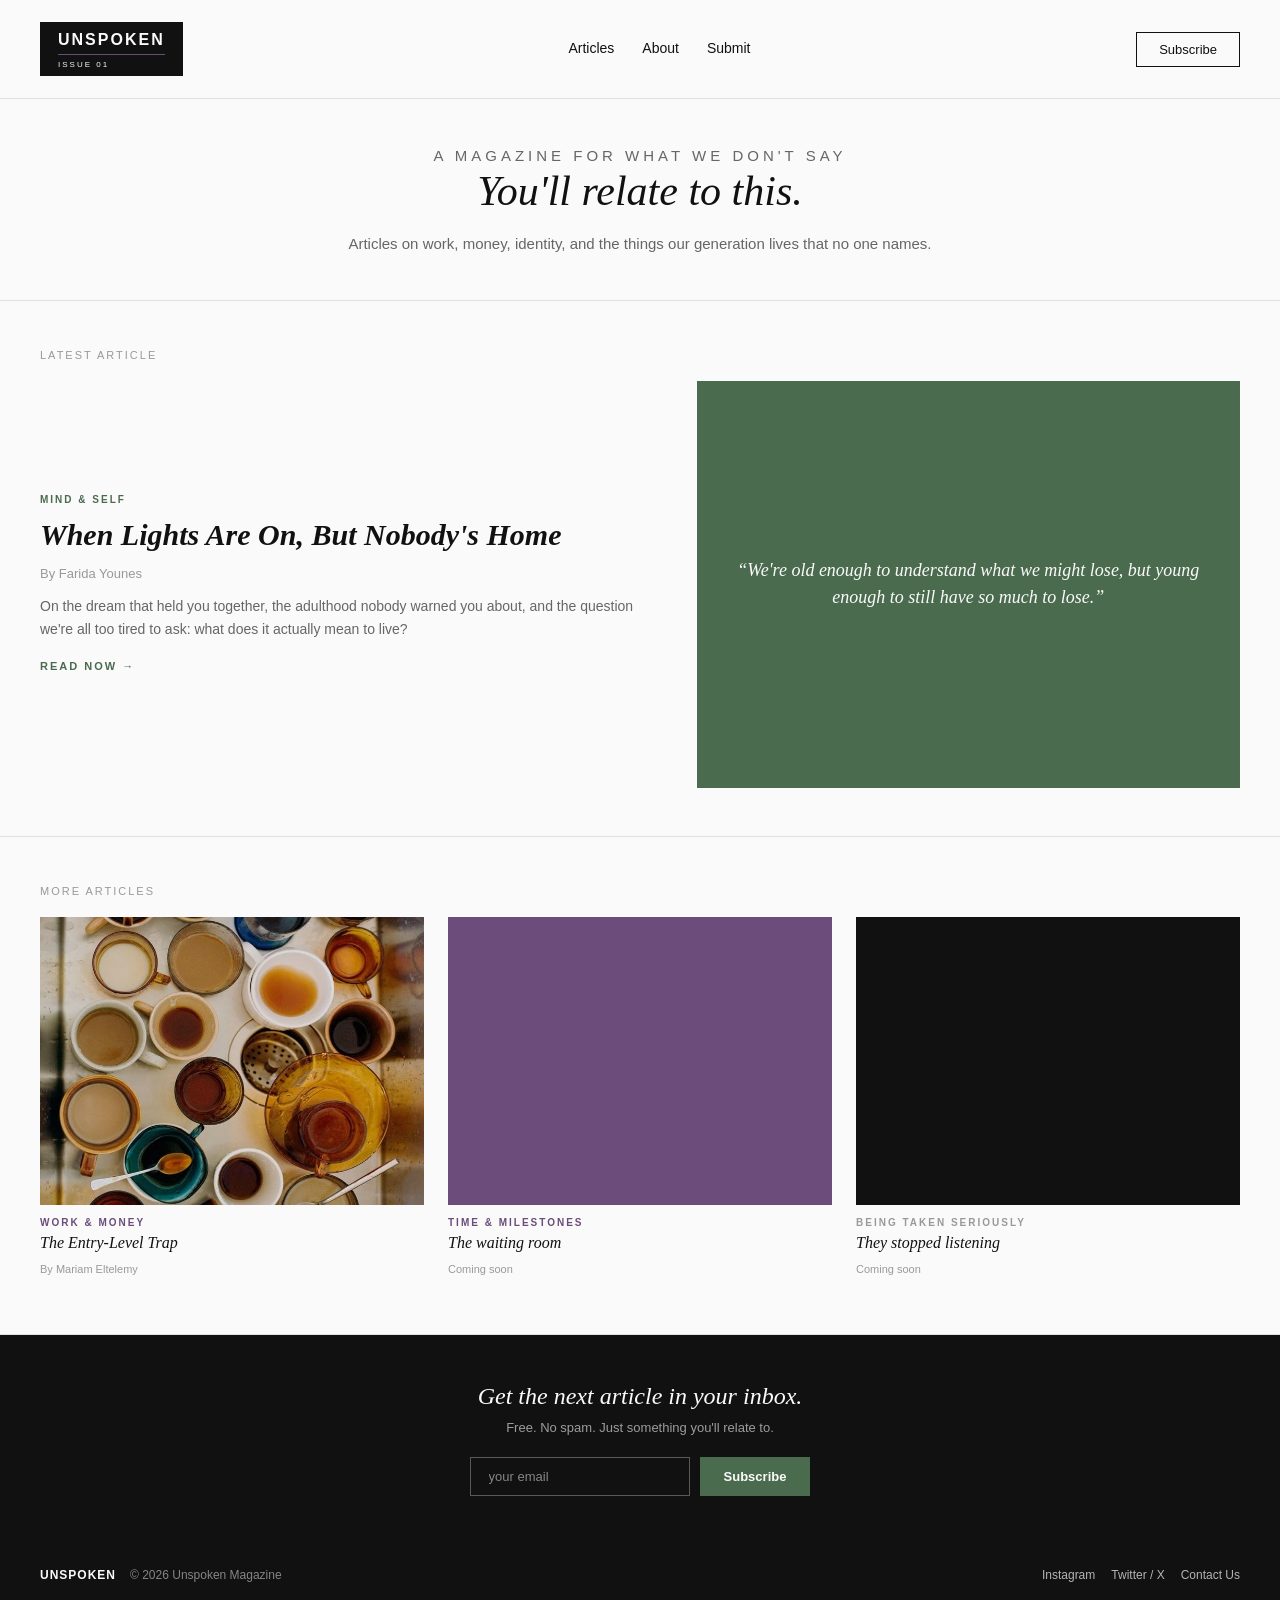
<file: index.html>
<!DOCTYPE html>
<html lang="en">
<head>
<meta charset="UTF-8">
<meta name="viewport" content="width=device-width, initial-scale=1.0">
<title>Unspoken — You'll relate to this.</title>
<link rel="stylesheet" href="style.css">
</head>
<body>

<nav class="nav">
  <a class="logo" href="index.html" aria-label="Unspoken home">
    <p class="name">UNSPOKEN</p>
    <div class="div"></div>
    <p class="tag">ISSUE 01</p>
  </a>
  <div class="nav-links" id="navLinks">
    <a href="articles.html">Articles</a>
    <a href="about.html">About</a>
    <a href="submit.html">Submit</a>
  </div>
  <a class="subscribe-btn" href="subscribe.html">Subscribe</a>
  <button class="nav-mobile-toggle" onclick="document.getElementById('navLinks').classList.toggle('open')" aria-label="Menu">☰</button>
</nav>

<section class="hero">
  <div class="hero-inner">
    <p class="eyebrow">A magazine for what we don't say</p>
    <h1>You'll relate to this.</h1>
    <p>Articles on work, money, identity, and the things our generation lives that no one names.</p>
  </div>
</section>

<section id="featured"></section>

<section>
  <p class="section-label">More Articles</p>
  <div class="article-grid" id="more-grid"></div>
</section>

<section class="subscribe-block">
  <h2>Get the next article in your inbox.</h2>
  <p class="sub">Free. No spam. Just something you'll relate to.</p>
  <form class="sub-form" onsubmit="return subscribeUser(event, this)">
    <input type="email" name="email" placeholder="your email" required>
    <button type="submit">Subscribe</button>
  </form>
</section>

<footer class="site-footer">
  <div class="fl">
    <span class="mini-logo">UNSPOKEN</span>
    <span>© 2026 Unspoken Magazine</span>
  </div>
  <div class="social">
    <a href="#">Instagram</a>
    <a href="#">Twitter / X</a>
    <a href="contact.html">Contact Us</a>
  </div>
</footer>

<script>
document.querySelectorAll('.nav-links a').forEach(a=>{ if(a.getAttribute('href')==='index.html') a.classList.add('active'); });
</script>
<script src="articles.js"></script>
<script src="site.js"></script>
<script src="subscribe.js"></script>
</body>
</html>
</file>
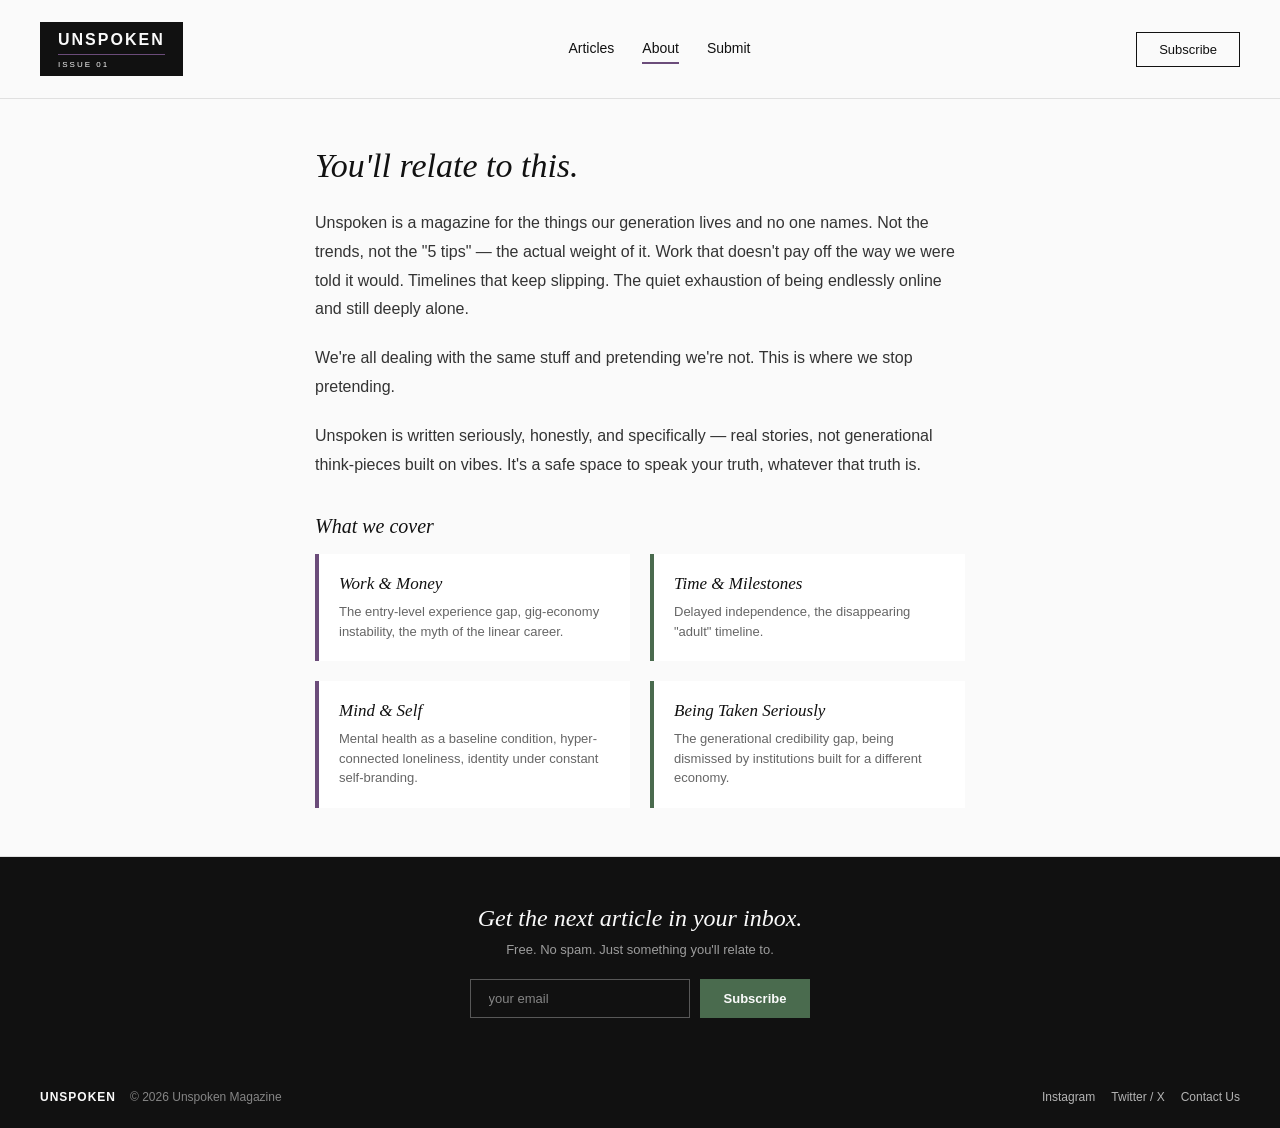
<file: about.html>
<!DOCTYPE html>
<html lang="en">
<head>
<meta charset="UTF-8">
<meta name="viewport" content="width=device-width, initial-scale=1.0">
<title>About — Unspoken</title>
<link rel="stylesheet" href="style.css">
</head>
<body>

<nav class="nav">
  <a class="logo" href="index.html" aria-label="Unspoken home">
    <p class="name">UNSPOKEN</p>
    <div class="div"></div>
    <p class="tag">ISSUE 01</p>
  </a>
  <div class="nav-links" id="navLinks">
    <a href="articles.html">Articles</a>
    <a href="about.html" class="active">About</a>
    <a href="submit.html">Submit</a>
  </div>
  <a class="subscribe-btn" href="subscribe.html">Subscribe</a>
  <button class="nav-mobile-toggle" onclick="document.getElementById('navLinks').classList.toggle('open')" aria-label="Menu">☰</button>
</nav>

<section>
  <div class="about-wrap">
    <h1>You'll relate to this.</h1>
    <p>Unspoken is a magazine for the things our generation lives and no one names. Not the trends, not the "5 tips" — the actual weight of it. Work that doesn't pay off the way we were told it would. Timelines that keep slipping. The quiet exhaustion of being endlessly online and still deeply alone.</p>
    <p>We're all dealing with the same stuff and pretending we're not. This is where we stop pretending.</p>
    <p>Unspoken is written seriously, honestly, and specifically — real stories, not generational think-pieces built on vibes. It's a safe space to speak your truth, whatever that truth is.</p>
    <h2 style="font-family:Georgia,serif;font-style:italic;font-size:20px;font-weight:400;margin:36px 0 4px;">What we cover</h2>
    <div class="pillars-grid">
      <div class="pillar-card" style="border-color:var(--purple);">
        <h3>Work &amp; Money</h3>
        <p>The entry-level experience gap, gig-economy instability, the myth of the linear career.</p>
      </div>
      <div class="pillar-card" style="border-color:var(--green);">
        <h3>Time &amp; Milestones</h3>
        <p>Delayed independence, the disappearing "adult" timeline.</p>
      </div>
      <div class="pillar-card" style="border-color:var(--purple);">
        <h3>Mind &amp; Self</h3>
        <p>Mental health as a baseline condition, hyper-connected loneliness, identity under constant self-branding.</p>
      </div>
      <div class="pillar-card" style="border-color:var(--green);">
        <h3>Being Taken Seriously</h3>
        <p>The generational credibility gap, being dismissed by institutions built for a different economy.</p>
      </div>
    </div>
  </div>
</section>

<section class="subscribe-block">
  <h2>Get the next article in your inbox.</h2>
  <p class="sub">Free. No spam. Just something you'll relate to.</p>
  <form class="sub-form" onsubmit="return subscribeUser(event, this)">
    <input type="email" name="email" placeholder="your email" required>
    <button type="submit">Subscribe</button>
  </form>
</section>

<footer class="site-footer">
  <div class="fl">
    <span class="mini-logo">UNSPOKEN</span>
    <span>© 2026 Unspoken Magazine</span>
  </div>
  <div class="social">
    <a href="#">Instagram</a>
    <a href="#">Twitter / X</a>
    <a href="contact.html">Contact Us</a>
  </div>
</footer>

<script src="subscribe.js"></script>
</body>
</html>
</file>
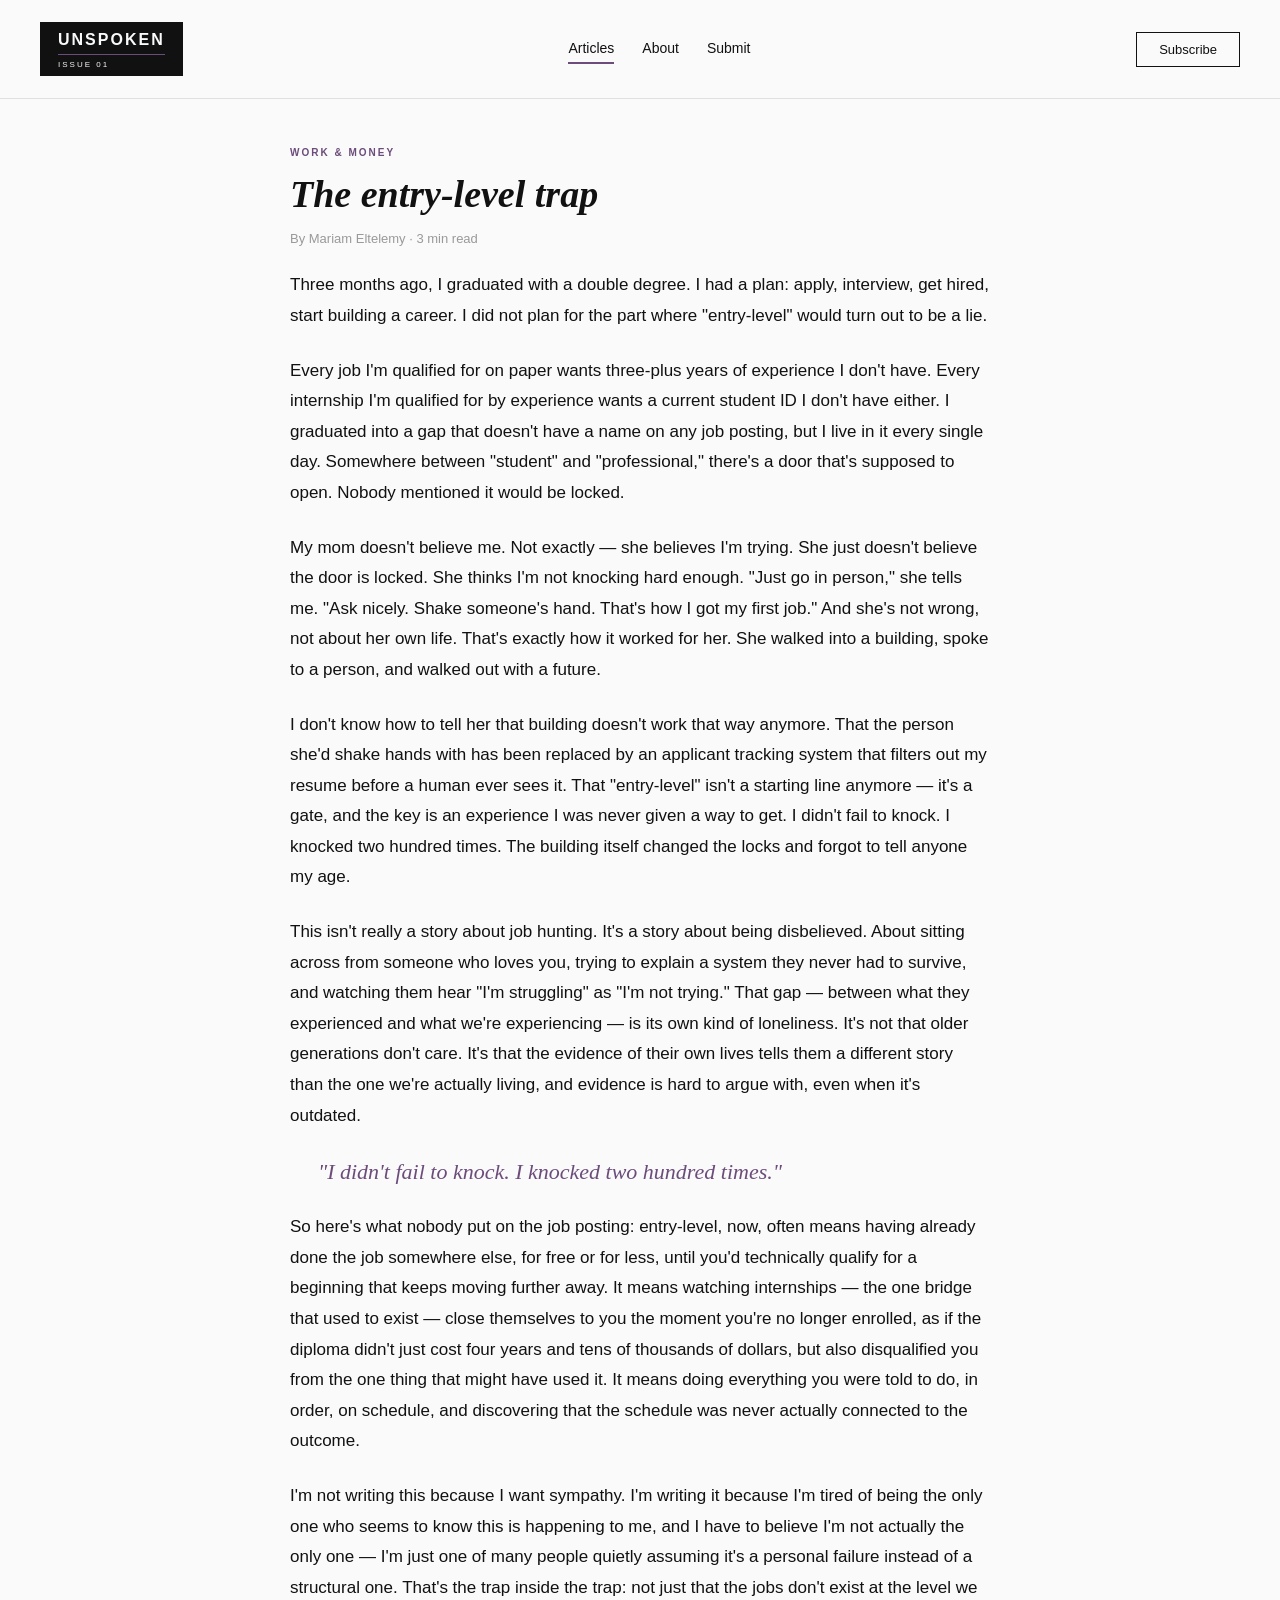
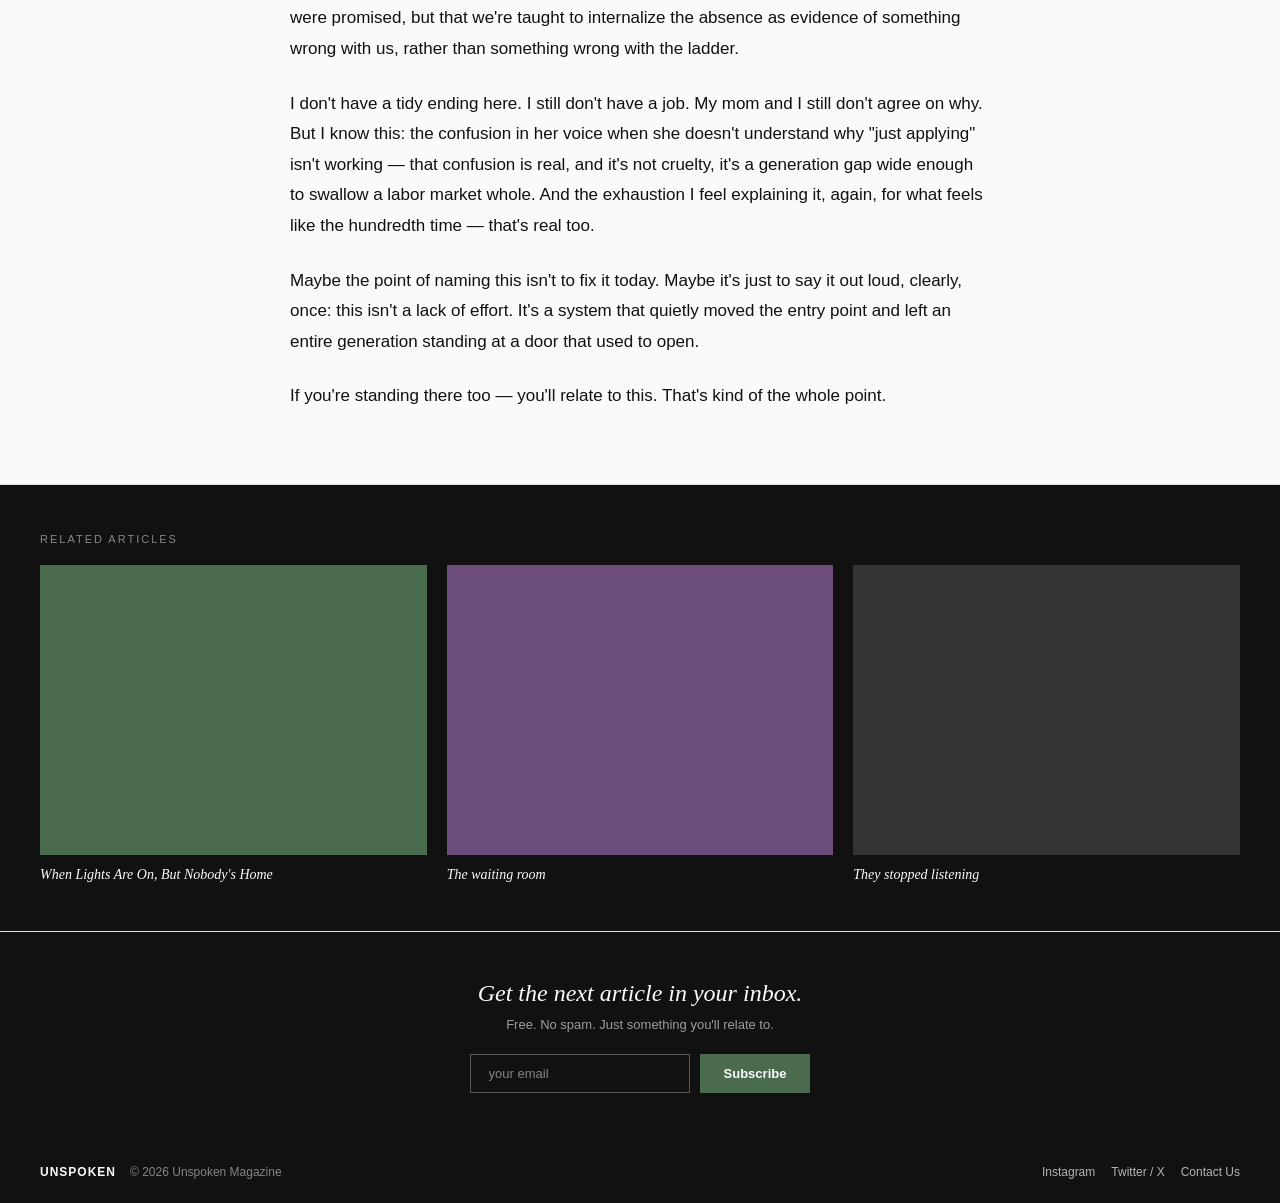
<file: article-entry-level-trap-2.html>
<!DOCTYPE html>
<html lang="en">
<head>
<meta charset="UTF-8">
<meta name="viewport" content="width=device-width, initial-scale=1.0">
<title>The Entry-Level Trap — Unspoken</title>
<link rel="stylesheet" href="style.css">
</head>
<body>

<nav class="nav">
  <a class="logo" href="index.html" aria-label="Unspoken home">
    <p class="name">UNSPOKEN</p>
    <div class="div"></div>
    <p class="tag">ISSUE 01</p>
  </a>
  <div class="nav-links" id="navLinks">
    <a href="articles.html" class="active">Articles</a>
    <a href="about.html">About</a>
    <a href="submit.html">Submit</a>
  </div>
  <a class="subscribe-btn" href="subscribe.html">Subscribe</a>
  <button class="nav-mobile-toggle" onclick="document.getElementById('navLinks').classList.toggle('open')" aria-label="Menu">☰</button>
</nav>

<section>
  <div class="article-page-header">
    <p class="cat-tag cat-purple">Work &amp; Money</p>
    <h1 class="article-page-title">The entry-level trap</h1>
    <p class="byline">By Mariam Eltelemy · 3 min read</p>
  </div>
  <div class="article-body">
    <p>Three months ago, I graduated with a double degree. I had a plan: apply, interview, get hired, start building a career. I did not plan for the part where "entry-level" would turn out to be a lie.</p>
    <p>Every job I'm qualified for on paper wants three-plus years of experience I don't have. Every internship I'm qualified for by experience wants a current student ID I don't have either. I graduated into a gap that doesn't have a name on any job posting, but I live in it every single day. Somewhere between "student" and "professional," there's a door that's supposed to open. Nobody mentioned it would be locked.</p>
    <p>My mom doesn't believe me. Not exactly — she believes I'm trying. She just doesn't believe the door is locked. She thinks I'm not knocking hard enough. "Just go in person," she tells me. "Ask nicely. Shake someone's hand. That's how I got my first job." And she's not wrong, not about her own life. That's exactly how it worked for her. She walked into a building, spoke to a person, and walked out with a future.</p>
    <p>I don't know how to tell her that building doesn't work that way anymore. That the person she'd shake hands with has been replaced by an applicant tracking system that filters out my resume before a human ever sees it. That "entry-level" isn't a starting line anymore — it's a gate, and the key is an experience I was never given a way to get. I didn't fail to knock. I knocked two hundred times. The building itself changed the locks and forgot to tell anyone my age.</p>
    <p>This isn't really a story about job hunting. It's a story about being disbelieved. About sitting across from someone who loves you, trying to explain a system they never had to survive, and watching them hear "I'm struggling" as "I'm not trying." That gap — between what they experienced and what we're experiencing — is its own kind of loneliness. It's not that older generations don't care. It's that the evidence of their own lives tells them a different story than the one we're actually living, and evidence is hard to argue with, even when it's outdated.</p>
    <p class="pull-quote" style="color:var(--purple);">"I didn't fail to knock. I knocked two hundred times."</p>
    <p>So here's what nobody put on the job posting: entry-level, now, often means having already done the job somewhere else, for free or for less, until you'd technically qualify for a beginning that keeps moving further away. It means watching internships — the one bridge that used to exist — close themselves to you the moment you're no longer enrolled, as if the diploma didn't just cost four years and tens of thousands of dollars, but also disqualified you from the one thing that might have used it. It means doing everything you were told to do, in order, on schedule, and discovering that the schedule was never actually connected to the outcome.</p>
    <p>I'm not writing this because I want sympathy. I'm writing it because I'm tired of being the only one who seems to know this is happening to me, and I have to believe I'm not actually the only one — I'm just one of many people quietly assuming it's a personal failure instead of a structural one. That's the trap inside the trap: not just that the jobs don't exist at the level we were promised, but that we're taught to internalize the absence as evidence of something wrong with us, rather than something wrong with the ladder.</p>
    <p>I don't have a tidy ending here. I still don't have a job. My mom and I still don't agree on why. But I know this: the confusion in her voice when she doesn't understand why "just applying" isn't working — that confusion is real, and it's not cruelty, it's a generation gap wide enough to swallow a labor market whole. And the exhaustion I feel explaining it, again, for what feels like the hundredth time — that's real too.</p>
    <p>Maybe the point of naming this isn't to fix it today. Maybe it's just to say it out loud, clearly, once: this isn't a lack of effort. It's a system that quietly moved the entry point and left an entire generation standing at a door that used to open.</p>
    <p>If you're standing there too — you'll relate to this. That's kind of the whole point.</p>
  </div>
</section>

<section class="related-block">
  <p class="section-label">Related Articles</p>
  <div class="related-grid">
    <a class="related-card" style="display:block;" href="article-when-lights-are-on.html"><div class="article-block" style="background:var(--green);"></div><p>When Lights Are On, But Nobody's Home</p></a>
    <div class="related-card"><div class="article-block" style="background:var(--purple);"></div><p>The waiting room</p></div>
    <div class="related-card"><div class="article-block" style="background:#333;"></div><p>They stopped listening</p></div>
  </div>
</section>

<section class="subscribe-block">
  <h2>Get the next article in your inbox.</h2>
  <p class="sub">Free. No spam. Just something you'll relate to.</p>
  <form class="sub-form" onsubmit="return subscribeUser(event, this)">
    <input type="email" name="email" placeholder="your email" required>
    <button type="submit">Subscribe</button>
  </form>
</section>

<footer class="site-footer">
  <div class="fl">
    <span class="mini-logo">UNSPOKEN</span>
    <span>© 2026 Unspoken Magazine</span>
  </div>
  <div class="social">
    <a href="#">Instagram</a>
    <a href="#">Twitter / X</a>
    <a href="contact.html">Contact Us</a>
  </div>
</footer>

<script src="subscribe.js"></script>
</body>
</html>
</file>
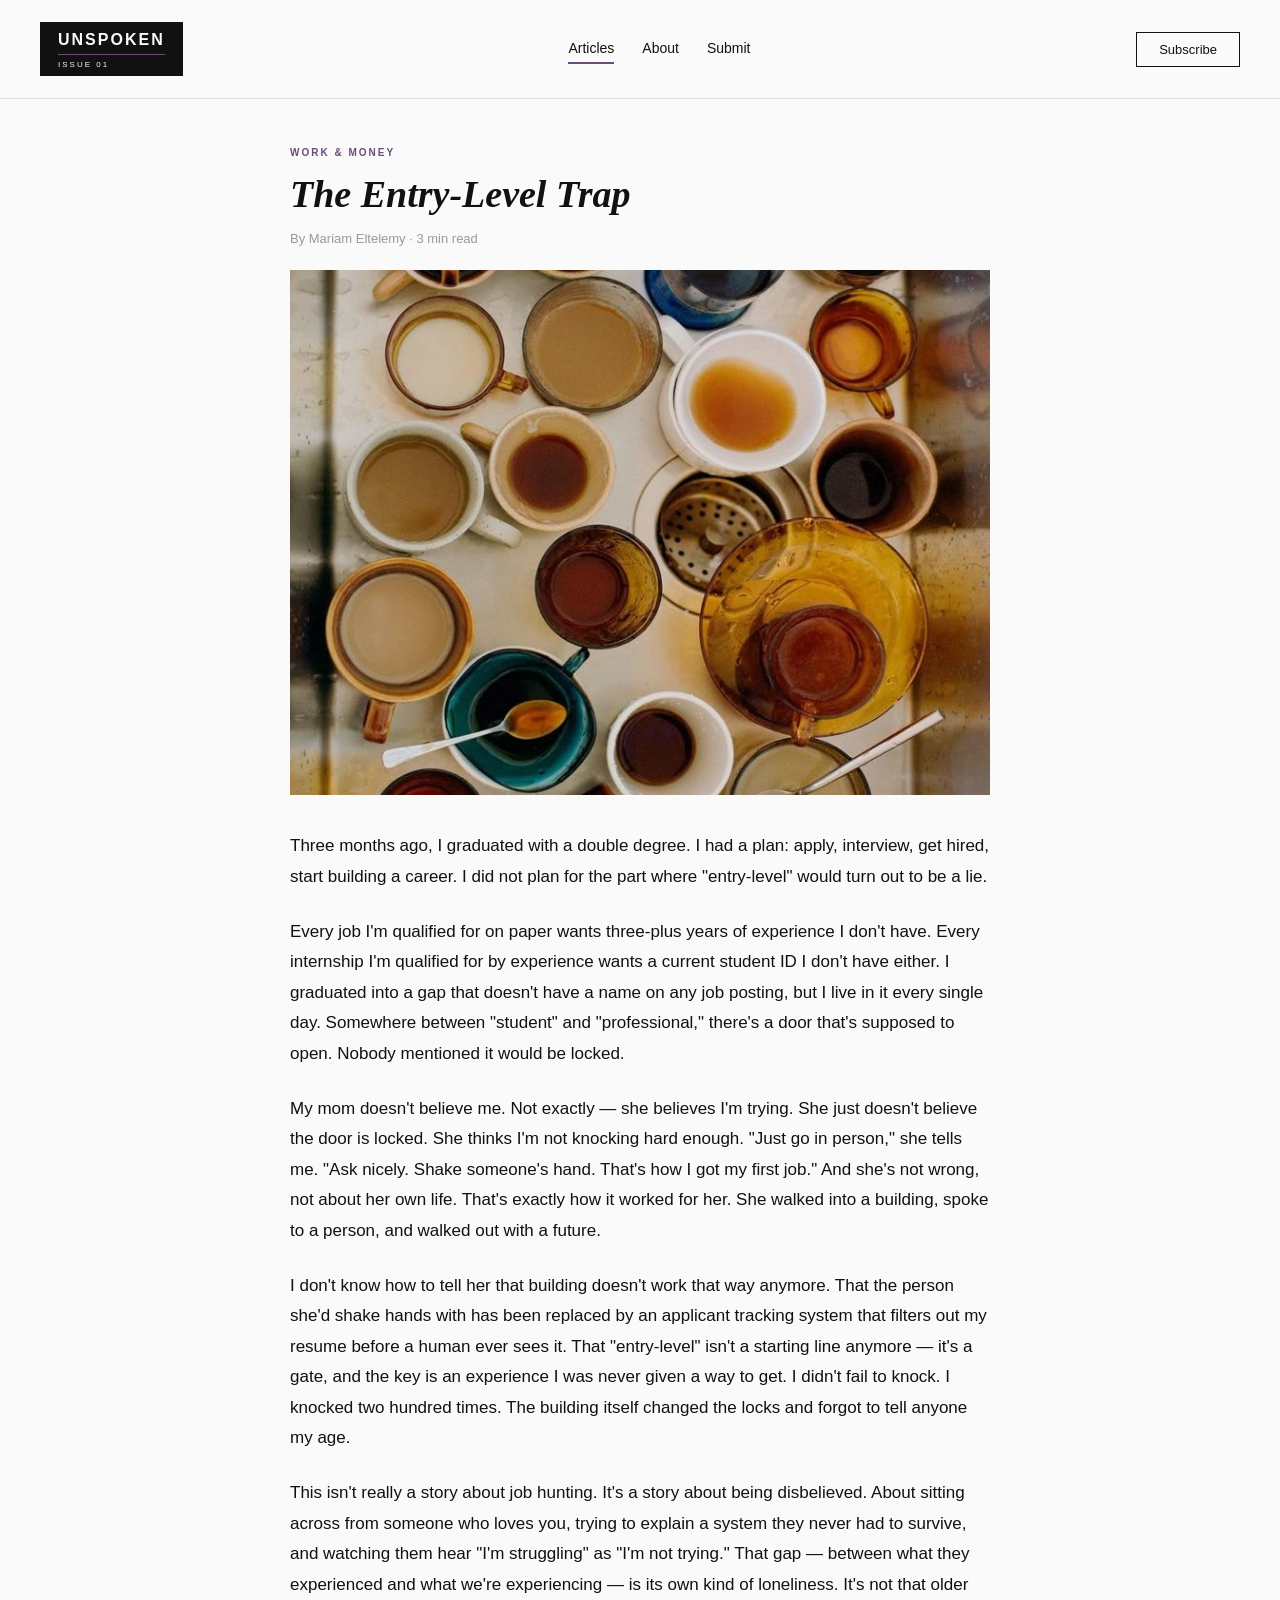
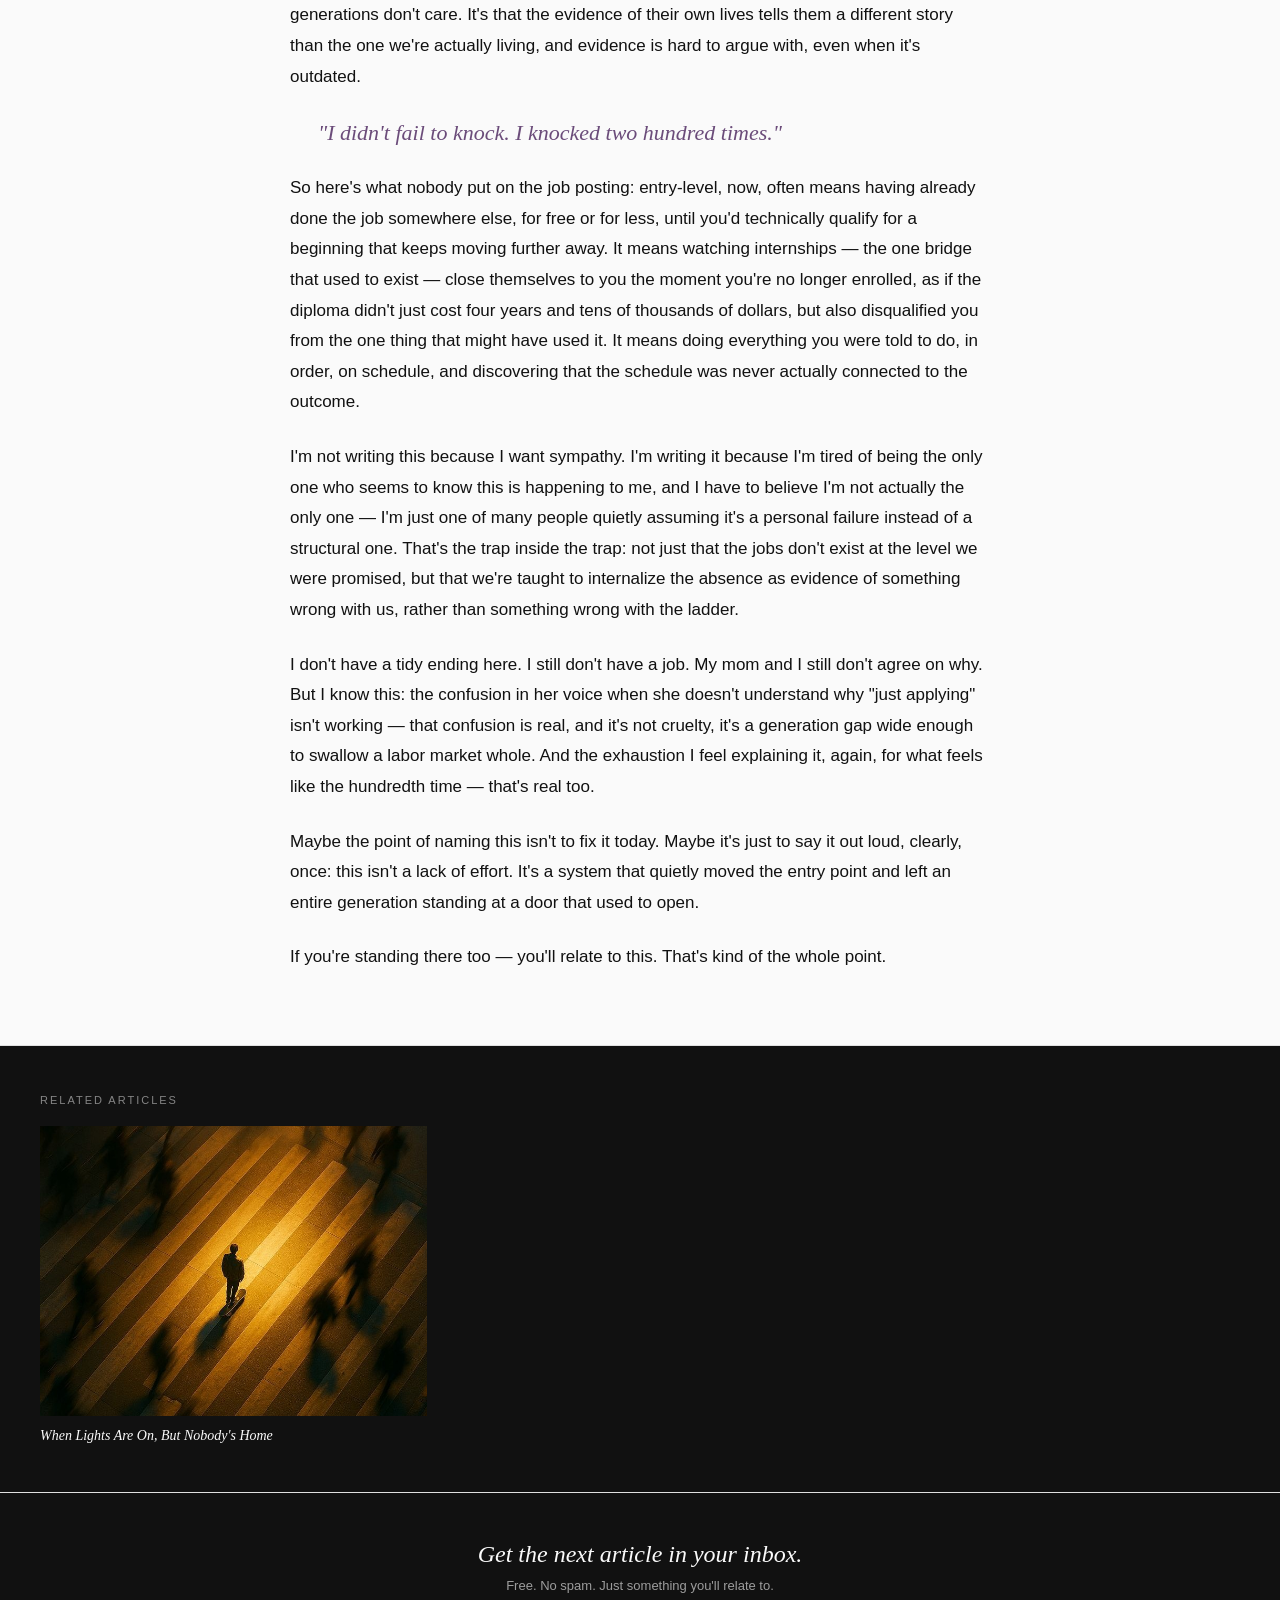
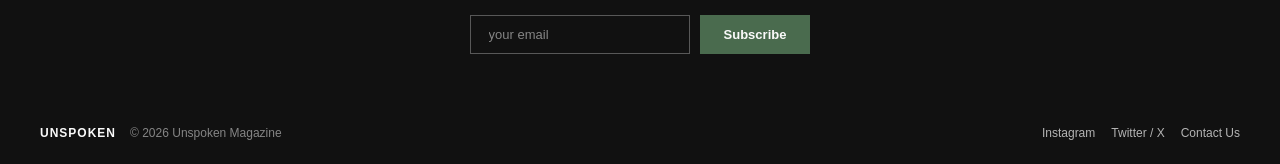
<file: article-entry-level-trap-3.html>
<!DOCTYPE html>
<html lang="en">
<head>
<meta charset="UTF-8">
<meta name="viewport" content="width=device-width, initial-scale=1.0">
<title>The Entry-Level Trap — Unspoken</title>
<link rel="stylesheet" href="style.css">
</head>
<body>

<nav class="nav">
  <a class="logo" href="index.html" aria-label="Unspoken home">
    <p class="name">UNSPOKEN</p>
    <div class="div"></div>
    <p class="tag">ISSUE 01</p>
  </a>
  <div class="nav-links" id="navLinks">
    <a href="articles.html" class="active">Articles</a>
    <a href="about.html">About</a>
    <a href="submit.html">Submit</a>
  </div>
  <a class="subscribe-btn" href="subscribe.html">Subscribe</a>
  <button class="nav-mobile-toggle" onclick="document.getElementById('navLinks').classList.toggle('open')" aria-label="Menu">☰</button>
</nav>

<section>
  <div class="article-page-header">
    <p class="cat-tag cat-purple">Work &amp; Money</p>
    <h1 class="article-page-title">The Entry-Level Trap</h1>
    <p class="byline">By Mariam Eltelemy · 3 min read</p>
  </div>
  <div class="article-hero" id="article-hero" data-slug="entry-level-trap"></div>
  <div class="article-body">
    <p>Three months ago, I graduated with a double degree. I had a plan: apply, interview, get hired, start building a career. I did not plan for the part where "entry-level" would turn out to be a lie.</p>
    <p>Every job I'm qualified for on paper wants three-plus years of experience I don't have. Every internship I'm qualified for by experience wants a current student ID I don't have either. I graduated into a gap that doesn't have a name on any job posting, but I live in it every single day. Somewhere between "student" and "professional," there's a door that's supposed to open. Nobody mentioned it would be locked.</p>
    <p>My mom doesn't believe me. Not exactly — she believes I'm trying. She just doesn't believe the door is locked. She thinks I'm not knocking hard enough. "Just go in person," she tells me. "Ask nicely. Shake someone's hand. That's how I got my first job." And she's not wrong, not about her own life. That's exactly how it worked for her. She walked into a building, spoke to a person, and walked out with a future.</p>
    <p>I don't know how to tell her that building doesn't work that way anymore. That the person she'd shake hands with has been replaced by an applicant tracking system that filters out my resume before a human ever sees it. That "entry-level" isn't a starting line anymore — it's a gate, and the key is an experience I was never given a way to get. I didn't fail to knock. I knocked two hundred times. The building itself changed the locks and forgot to tell anyone my age.</p>
    <p>This isn't really a story about job hunting. It's a story about being disbelieved. About sitting across from someone who loves you, trying to explain a system they never had to survive, and watching them hear "I'm struggling" as "I'm not trying." That gap — between what they experienced and what we're experiencing — is its own kind of loneliness. It's not that older generations don't care. It's that the evidence of their own lives tells them a different story than the one we're actually living, and evidence is hard to argue with, even when it's outdated.</p>
    <p class="pull-quote" style="color:var(--purple);">"I didn't fail to knock. I knocked two hundred times."</p>
    <p>So here's what nobody put on the job posting: entry-level, now, often means having already done the job somewhere else, for free or for less, until you'd technically qualify for a beginning that keeps moving further away. It means watching internships — the one bridge that used to exist — close themselves to you the moment you're no longer enrolled, as if the diploma didn't just cost four years and tens of thousands of dollars, but also disqualified you from the one thing that might have used it. It means doing everything you were told to do, in order, on schedule, and discovering that the schedule was never actually connected to the outcome.</p>
    <p>I'm not writing this because I want sympathy. I'm writing it because I'm tired of being the only one who seems to know this is happening to me, and I have to believe I'm not actually the only one — I'm just one of many people quietly assuming it's a personal failure instead of a structural one. That's the trap inside the trap: not just that the jobs don't exist at the level we were promised, but that we're taught to internalize the absence as evidence of something wrong with us, rather than something wrong with the ladder.</p>
    <p>I don't have a tidy ending here. I still don't have a job. My mom and I still don't agree on why. But I know this: the confusion in her voice when she doesn't understand why "just applying" isn't working — that confusion is real, and it's not cruelty, it's a generation gap wide enough to swallow a labor market whole. And the exhaustion I feel explaining it, again, for what feels like the hundredth time — that's real too.</p>
    <p>Maybe the point of naming this isn't to fix it today. Maybe it's just to say it out loud, clearly, once: this isn't a lack of effort. It's a system that quietly moved the entry point and left an entire generation standing at a door that used to open.</p>
    <p>If you're standing there too — you'll relate to this. That's kind of the whole point.</p>
  </div>
</section>

<section class="related-block">
  <p class="section-label">Related Articles</p>
  <div class="related-grid" id="related-grid" data-current="entry-level-trap"></div>
</section>

<section class="subscribe-block">
  <h2>Get the next article in your inbox.</h2>
  <p class="sub">Free. No spam. Just something you'll relate to.</p>
  <form class="sub-form" onsubmit="return subscribeUser(event, this)">
    <input type="email" name="email" placeholder="your email" required>
    <button type="submit">Subscribe</button>
  </form>
</section>

<footer class="site-footer">
  <div class="fl">
    <span class="mini-logo">UNSPOKEN</span>
    <span>© 2026 Unspoken Magazine</span>
  </div>
  <div class="social">
    <a href="#">Instagram</a>
    <a href="#">Twitter / X</a>
    <a href="contact.html">Contact Us</a>
  </div>
</footer>

<script src="articles.js"></script>
<script src="site.js"></script>
<script src="subscribe.js"></script>
</body>
</html>
</file>
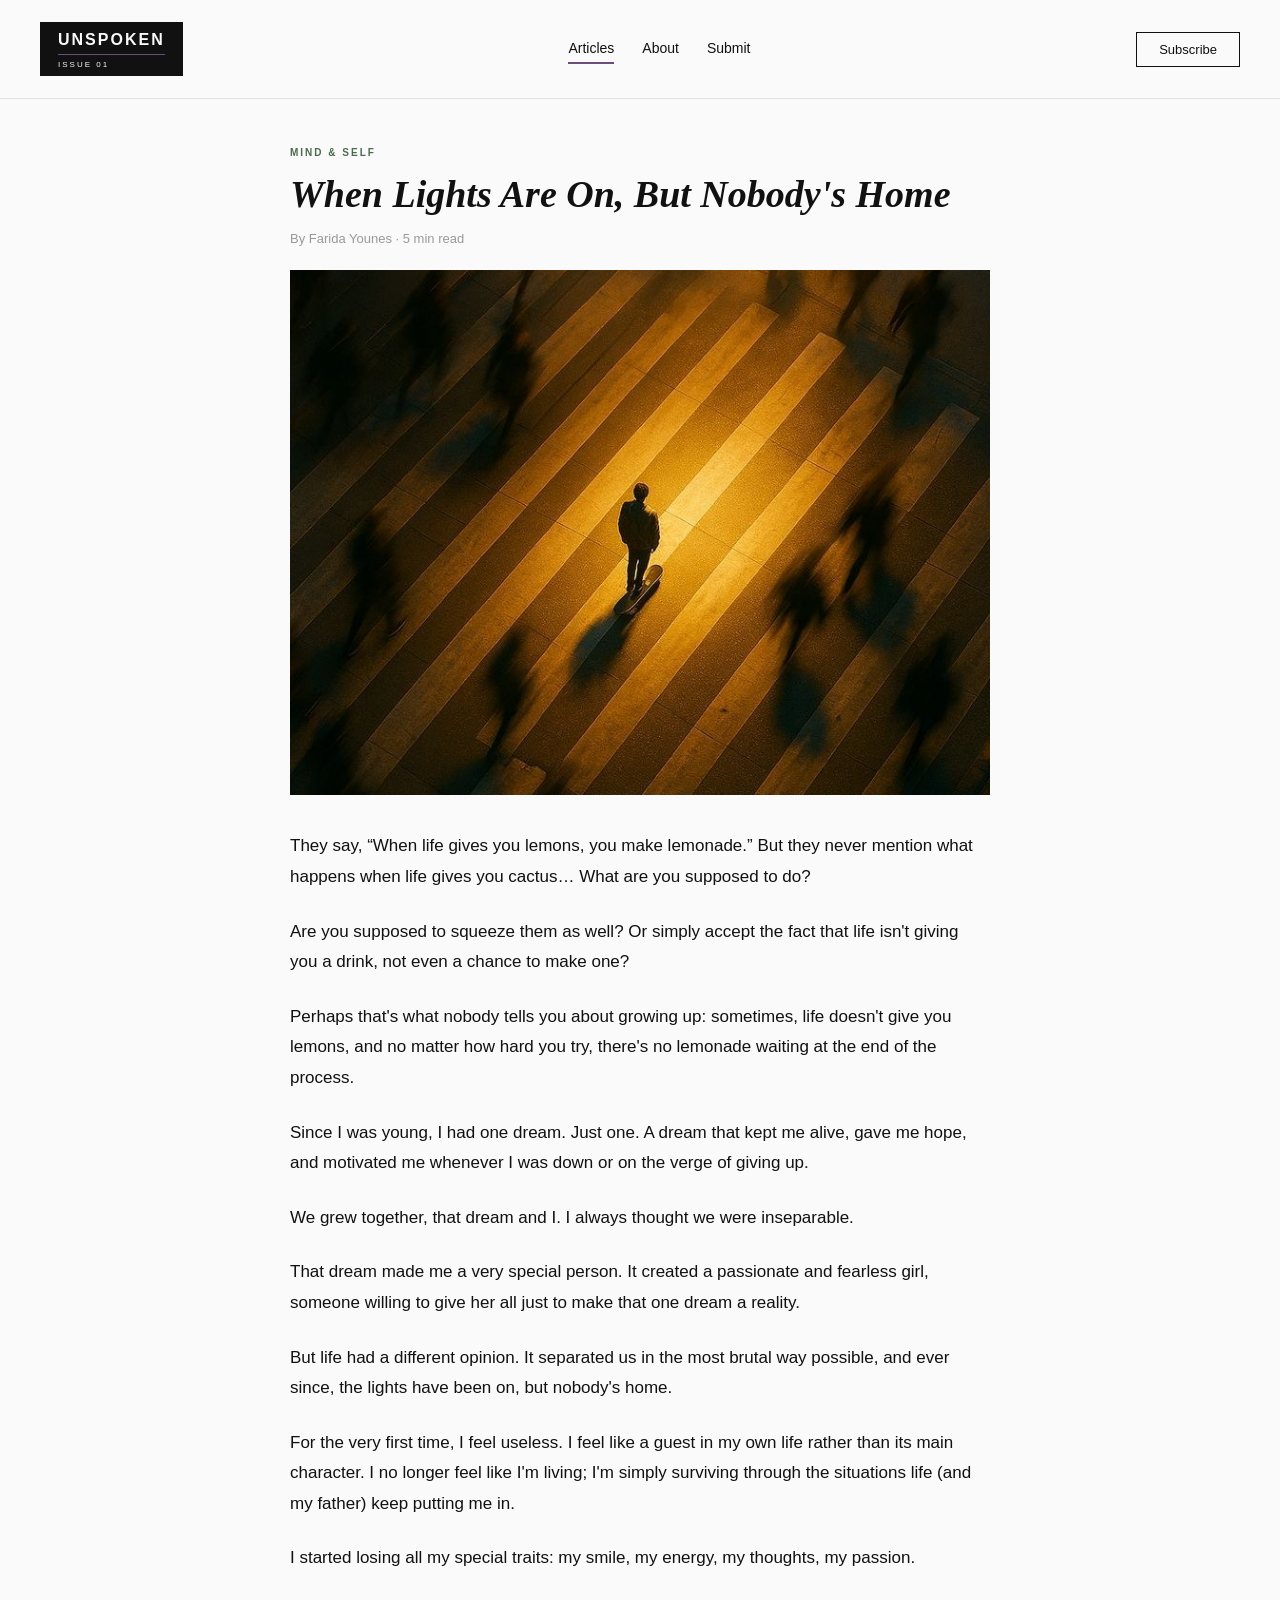
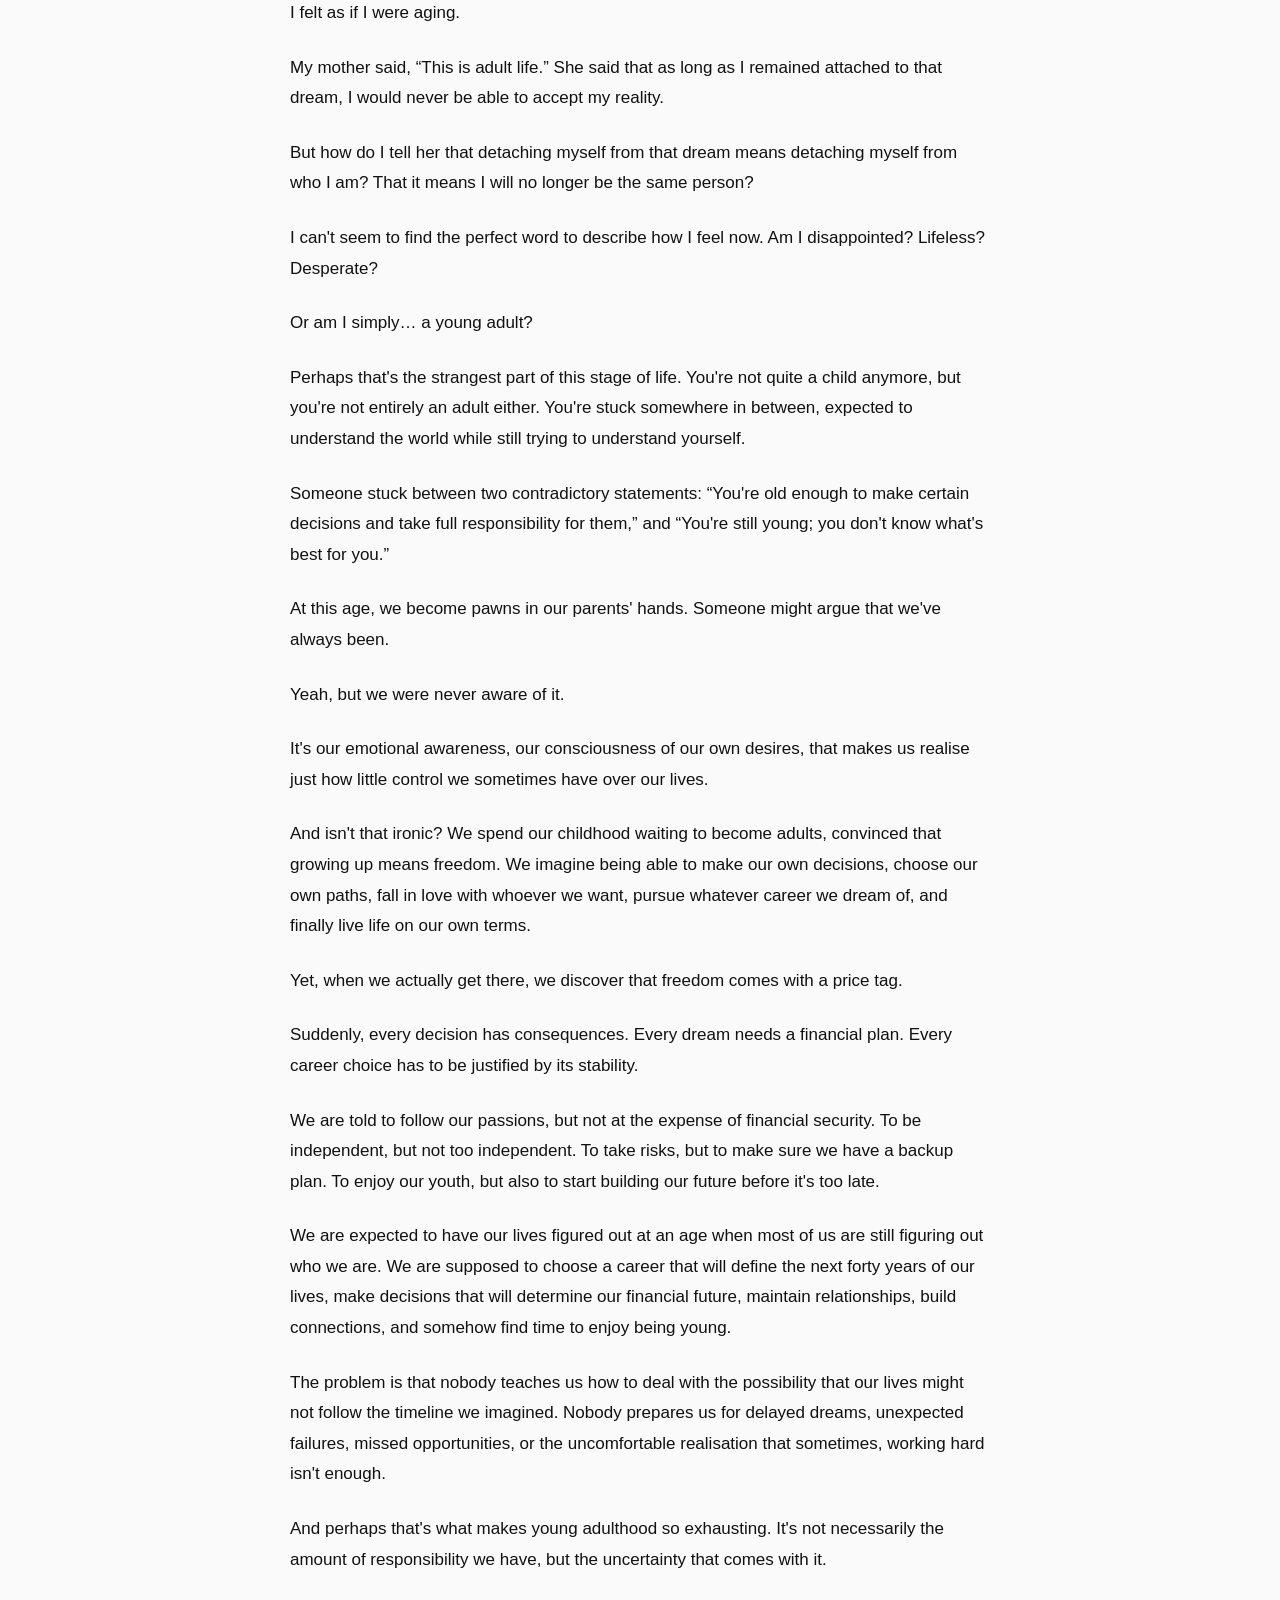
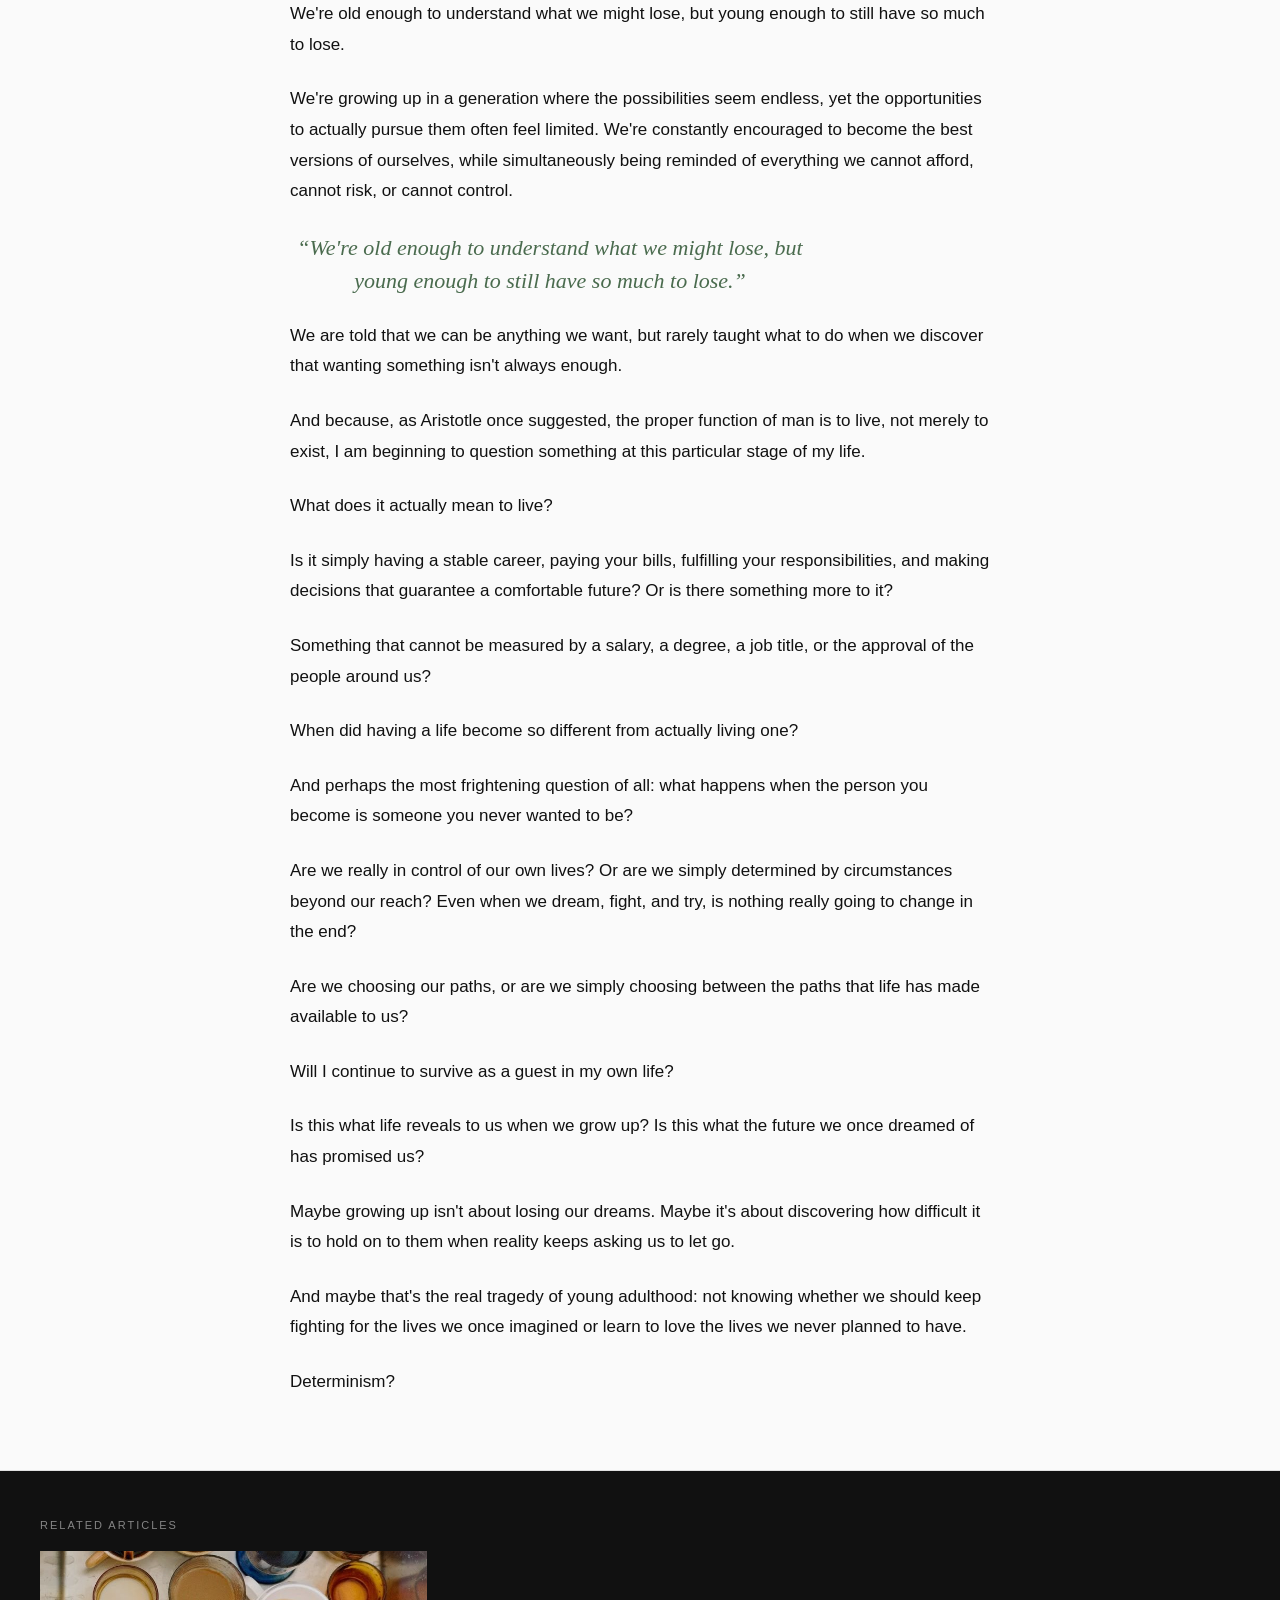
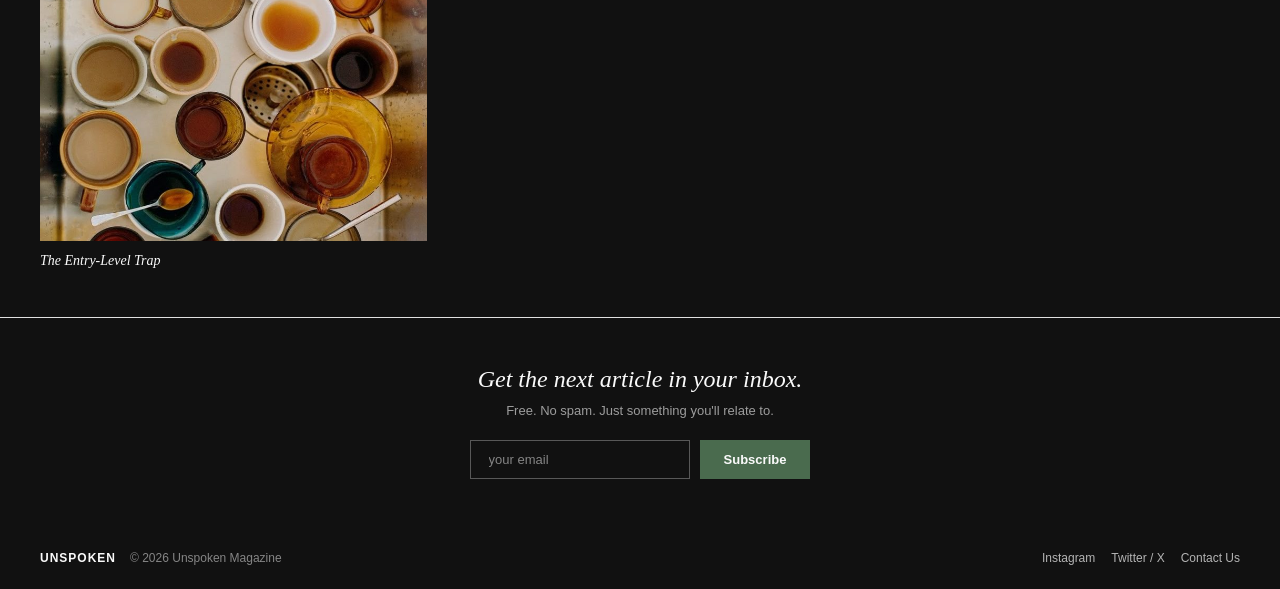
<file: article-when-lights-are-on-2.html>
<!DOCTYPE html>
<html lang="en">
<head>
<meta charset="UTF-8">
<meta name="viewport" content="width=device-width, initial-scale=1.0">
<title>When Lights Are On, But Nobody's Home — Unspoken</title>
<link rel="stylesheet" href="style.css">
</head>
<body>

<nav class="nav">
  <a class="logo" href="index.html" aria-label="Unspoken home">
    <p class="name">UNSPOKEN</p>
    <div class="div"></div>
    <p class="tag">ISSUE 01</p>
  </a>
  <div class="nav-links" id="navLinks">
    <a href="articles.html" class="active">Articles</a>
    <a href="about.html">About</a>
    <a href="submit.html">Submit</a>
  </div>
  <a class="subscribe-btn" href="subscribe.html">Subscribe</a>
  <button class="nav-mobile-toggle" onclick="document.getElementById('navLinks').classList.toggle('open')" aria-label="Menu">☰</button>
</nav>

<section>
  <div class="article-page-header">
    <p class="cat-tag cat-green">Mind &amp; Self</p>
    <h1 class="article-page-title">When Lights Are On, But Nobody's Home</h1>
    <p class="byline">By Farida Younes · 5 min read</p>
  </div>
  <div class="article-hero" id="article-hero" data-slug="when-lights-are-on"></div>
  <div class="article-body">
    <p>They say, “When life gives you lemons, you make lemonade.” But they never mention what happens when life gives you cactus… What are you supposed to do?</p>
    <p>Are you supposed to squeeze them as well? Or simply accept the fact that life isn't giving you a drink, not even a chance to make one?</p>
    <p>Perhaps that's what nobody tells you about growing up: sometimes, life doesn't give you lemons, and no matter how hard you try, there's no lemonade waiting at the end of the process.</p>
    <p>Since I was young, I had one dream. Just one. A dream that kept me alive, gave me hope, and motivated me whenever I was down or on the verge of giving up.</p>
    <p>We grew together, that dream and I. I always thought we were inseparable.</p>
    <p>That dream made me a very special person. It created a passionate and fearless girl, someone willing to give her all just to make that one dream a reality.</p>
    <p>But life had a different opinion. It separated us in the most brutal way possible, and ever since, the lights have been on, but nobody's home.</p>
    <p>For the very first time, I feel useless. I feel like a guest in my own life rather than its main character. I no longer feel like I'm living; I'm simply surviving through the situations life (and my father) keep putting me in.</p>
    <p>I started losing all my special traits: my smile, my energy, my thoughts, my passion.</p>
    <p>I felt as if I were aging.</p>
    <p>My mother said, “This is adult life.” She said that as long as I remained attached to that dream, I would never be able to accept my reality.</p>
    <p>But how do I tell her that detaching myself from that dream means detaching myself from who I am? That it means I will no longer be the same person?</p>
    <p>I can't seem to find the perfect word to describe how I feel now. Am I disappointed? Lifeless? Desperate?</p>
    <p>Or am I simply… a young adult?</p>
    <p>Perhaps that's the strangest part of this stage of life. You're not quite a child anymore, but you're not entirely an adult either. You're stuck somewhere in between, expected to understand the world while still trying to understand yourself.</p>
    <p>Someone stuck between two contradictory statements: “You're old enough to make certain decisions and take full responsibility for them,” and “You're still young; you don't know what's best for you.”</p>
    <p>At this age, we become pawns in our parents' hands. Someone might argue that we've always been.</p>
    <p>Yeah, but we were never aware of it.</p>
    <p>It's our emotional awareness, our consciousness of our own desires, that makes us realise just how little control we sometimes have over our lives.</p>
    <p>And isn't that ironic? We spend our childhood waiting to become adults, convinced that growing up means freedom. We imagine being able to make our own decisions, choose our own paths, fall in love with whoever we want, pursue whatever career we dream of, and finally live life on our own terms.</p>
    <p>Yet, when we actually get there, we discover that freedom comes with a price tag.</p>
    <p>Suddenly, every decision has consequences. Every dream needs a financial plan. Every career choice has to be justified by its stability.</p>
    <p>We are told to follow our passions, but not at the expense of financial security. To be independent, but not too independent. To take risks, but to make sure we have a backup plan. To enjoy our youth, but also to start building our future before it's too late.</p>
    <p>We are expected to have our lives figured out at an age when most of us are still figuring out who we are. We are supposed to choose a career that will define the next forty years of our lives, make decisions that will determine our financial future, maintain relationships, build connections, and somehow find time to enjoy being young.</p>
    <p>The problem is that nobody teaches us how to deal with the possibility that our lives might not follow the timeline we imagined. Nobody prepares us for delayed dreams, unexpected failures, missed opportunities, or the uncomfortable realisation that sometimes, working hard isn't enough.</p>
    <p>And perhaps that's what makes young adulthood so exhausting. It's not necessarily the amount of responsibility we have, but the uncertainty that comes with it.</p>
    <p>We're old enough to understand what we might lose, but young enough to still have so much to lose.</p>
    <p>We're growing up in a generation where the possibilities seem endless, yet the opportunities to actually pursue them often feel limited. We're constantly encouraged to become the best versions of ourselves, while simultaneously being reminded of everything we cannot afford, cannot risk, or cannot control.</p>
    <p class="pull-quote" style="color:var(--green);">“We're old enough to understand what we might lose, but young enough to still have so much to lose.”</p>
    <p>We are told that we can be anything we want, but rarely taught what to do when we discover that wanting something isn't always enough.</p>
    <p>And because, as Aristotle once suggested, the proper function of man is to live, not merely to exist, I am beginning to question something at this particular stage of my life.</p>
    <p>What does it actually mean to live?</p>
    <p>Is it simply having a stable career, paying your bills, fulfilling your responsibilities, and making decisions that guarantee a comfortable future? Or is there something more to it?</p>
    <p>Something that cannot be measured by a salary, a degree, a job title, or the approval of the people around us?</p>
    <p>When did having a life become so different from actually living one?</p>
    <p>And perhaps the most frightening question of all: what happens when the person you become is someone you never wanted to be?</p>
    <p>Are we really in control of our own lives? Or are we simply determined by circumstances beyond our reach? Even when we dream, fight, and try, is nothing really going to change in the end?</p>
    <p>Are we choosing our paths, or are we simply choosing between the paths that life has made available to us?</p>
    <p>Will I continue to survive as a guest in my own life?</p>
    <p>Is this what life reveals to us when we grow up? Is this what the future we once dreamed of has promised us?</p>
    <p>Maybe growing up isn't about losing our dreams. Maybe it's about discovering how difficult it is to hold on to them when reality keeps asking us to let go.</p>
    <p>And maybe that's the real tragedy of young adulthood: not knowing whether we should keep fighting for the lives we once imagined or learn to love the lives we never planned to have.</p>
    <p>Determinism?</p>
  </div>
</section>

<section class="related-block">
  <p class="section-label">Related Articles</p>
  <div class="related-grid" id="related-grid" data-current="when-lights-are-on"></div>
</section>

<section class="subscribe-block">
  <h2>Get the next article in your inbox.</h2>
  <p class="sub">Free. No spam. Just something you'll relate to.</p>
  <form class="sub-form" onsubmit="return subscribeUser(event, this)">
    <input type="email" name="email" placeholder="your email" required>
    <button type="submit">Subscribe</button>
  </form>
</section>

<footer class="site-footer">
  <div class="fl">
    <span class="mini-logo">UNSPOKEN</span>
    <span>© 2026 Unspoken Magazine</span>
  </div>
  <div class="social">
    <a href="#">Instagram</a>
    <a href="#">Twitter / X</a>
    <a href="contact.html">Contact Us</a>
  </div>
</footer>

<script src="articles.js"></script>
<script src="site.js"></script>
<script src="subscribe.js"></script>
</body>
</html>
</file>
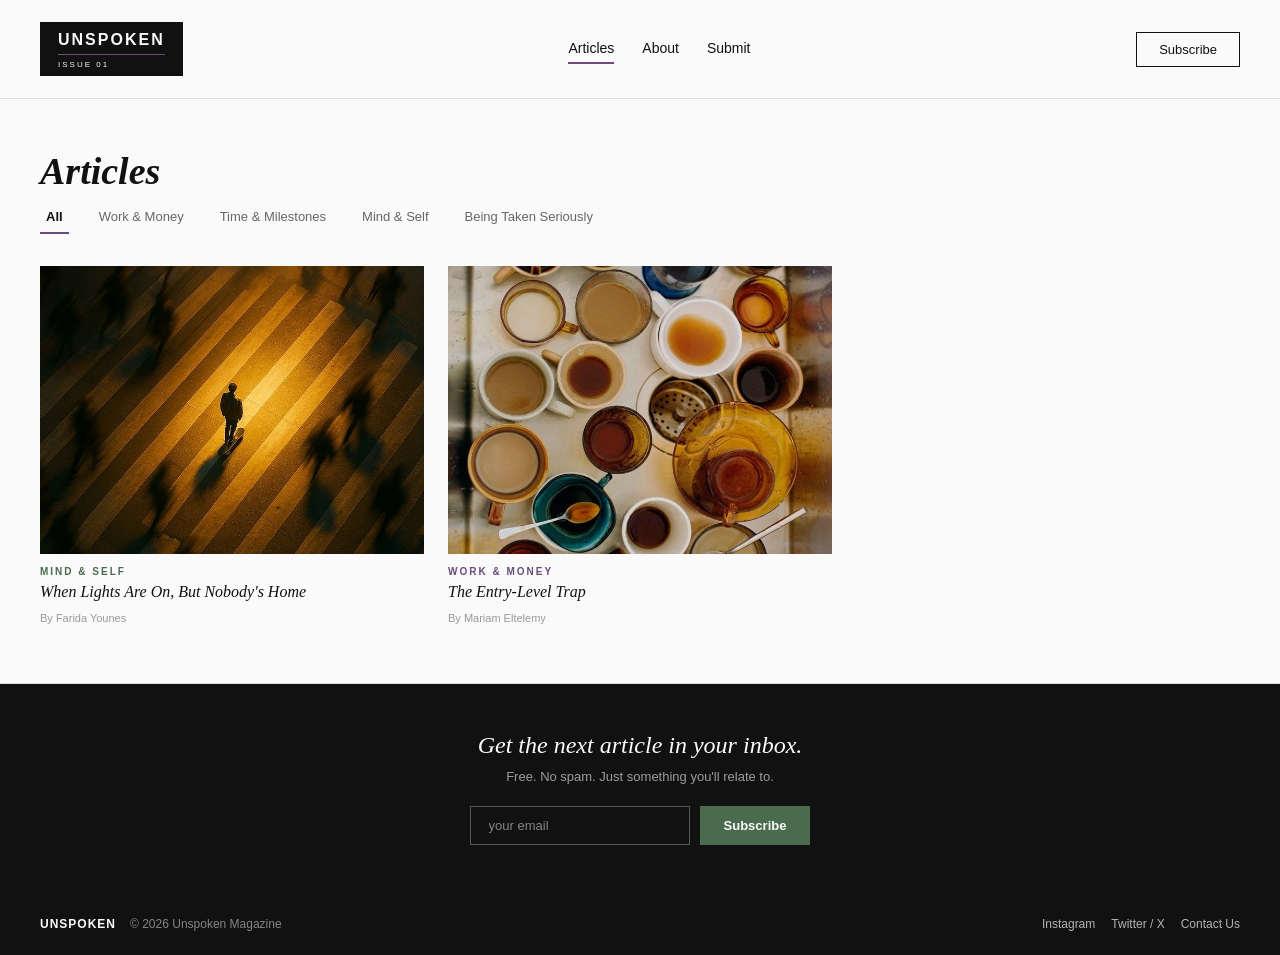
<file: articles-2.html>
<!DOCTYPE html>
<html lang="en">
<head>
<meta charset="UTF-8">
<meta name="viewport" content="width=device-width, initial-scale=1.0">
<title>Article — Unspoken</title>
<link rel="stylesheet" href="style.css">
</head>
<body>

<nav class="nav">
  <a class="logo" href="index.html" aria-label="Unspoken home">
    <p class="name">UNSPOKEN</p>
    <div class="div"></div>
    <p class="tag">ISSUE 01</p>
  </a>
  <div class="nav-links" id="navLinks">
    <a href="articles.html" class="active">Articles</a>
    <a href="about.html">About</a>
    <a href="submit.html">Submit</a>
  </div>
  <a class="subscribe-btn" href="subscribe.html">Subscribe</a>
  <button class="nav-mobile-toggle" onclick="document.getElementById('navLinks').classList.toggle('open')" aria-label="Menu">☰</button>
</nav>

<section>
  <h1 class="article-page-title" style="margin-top:0;">Articles</h1>
  <div class="filter-tabs" id="filter-tabs"></div>
  <div class="article-grid" id="archive-grid"></div>
</section>

<section class="subscribe-block">
  <h2>Get the next article in your inbox.</h2>
  <p class="sub">Free. No spam. Just something you'll relate to.</p>
  <form class="sub-form" onsubmit="return subscribeUser(event, this)">
    <input type="email" name="email" placeholder="your email" required>
    <button type="submit">Subscribe</button>
  </form>
</section>

<footer class="site-footer">
  <div class="fl">
    <span class="mini-logo">UNSPOKEN</span>
    <span>© 2026 Unspoken Magazine</span>
  </div>
  <div class="social">
    <a href="#">Instagram</a>
    <a href="#">Twitter / X</a>
    <a href="contact.html">Contact Us</a>
  </div>
</footer>

<script src="articles.js"></script>
<script src="site.js"></script>
<script src="subscribe.js"></script>
</body>
</html>
</file>
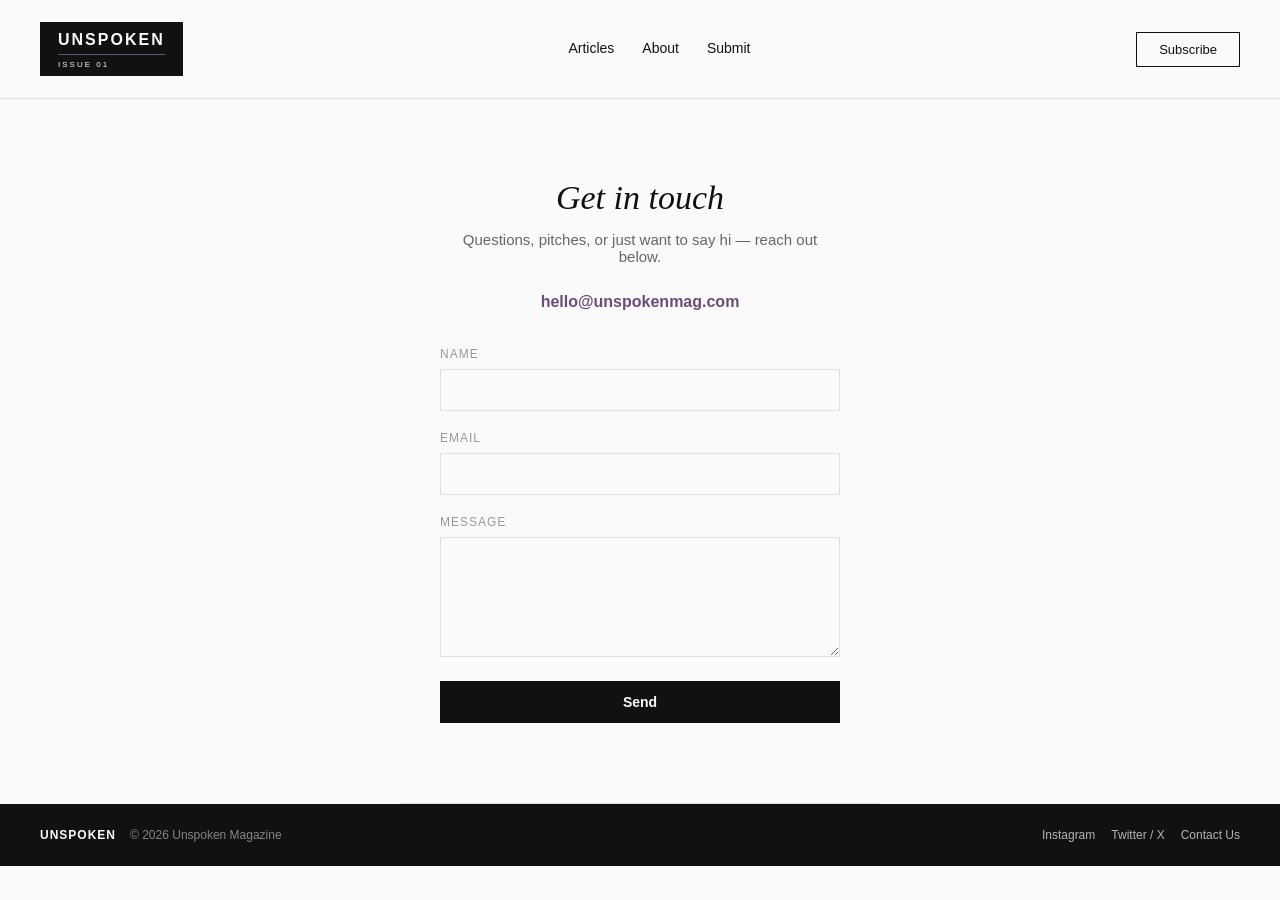
<file: contact.html>
<!DOCTYPE html>
<html lang="en">
<head>
<meta charset="UTF-8">
<meta name="viewport" content="width=device-width, initial-scale=1.0">
<title>Contact — Unspoken</title>
<link rel="stylesheet" href="style.css">
<style>
  .contact-page{max-width:480px;margin:0 auto;padding:80px 40px;text-align:center;}
  .contact-page h1{font-family:var(--serif);font-style:italic;font-size:34px;margin:0 0 14px;font-weight:400;}
  .contact-page p{color:var(--grey);font-size:15px;margin:0 0 28px;}
  .contact-email{display:inline-block;font-size:16px;color:var(--purple);font-weight:600;margin-bottom:36px;}
  .contact-form{text-align:left;}
</style>
</head>
<body>

<nav class="nav">
  <a class="logo" href="index.html" aria-label="Unspoken home">
    <p class="name">UNSPOKEN</p>
    <div class="div"></div>
    <p class="tag">ISSUE 01</p>
  </a>
  <div class="nav-links" id="navLinks">
    <a href="articles.html">Articles</a>
    <a href="about.html">About</a>
    <a href="submit.html">Submit</a>
  </div>
  <a class="subscribe-btn" href="subscribe.html">Subscribe</a>
  <button class="nav-mobile-toggle" onclick="document.getElementById('navLinks').classList.toggle('open')" aria-label="Menu">☰</button>
</nav>

<section class="contact-page">
  <h1>Get in touch</h1>
  <p>Questions, pitches, or just want to say hi — reach out below.</p>
  <a class="contact-email" href="mailto:hello@unspokenmag.com">hello@unspokenmag.com</a>

  <form class="contact-form" onsubmit="event.preventDefault();alert('Thanks — this is a demo form. Connect it to your email or backend when you go live.');">
    <div class="form-group"><label for="c-name">Name</label><input id="c-name" type="text" required></div>
    <div class="form-group"><label for="c-email">Email</label><input id="c-email" type="email" required></div>
    <div class="form-group"><label for="c-message">Message</label><textarea id="c-message" required></textarea></div>
    <button class="submit-btn" type="submit" style="width:100%;">Send</button>
  </form>
</section>

<footer class="site-footer">
  <div class="fl">
    <span class="mini-logo">UNSPOKEN</span>
    <span>© 2026 Unspoken Magazine</span>
  </div>
  <div class="social">
    <a href="#">Instagram</a>
    <a href="#">Twitter / X</a>
    <a href="contact.html">Contact Us</a>
  </div>
</footer>

</body>
</html>
</file>
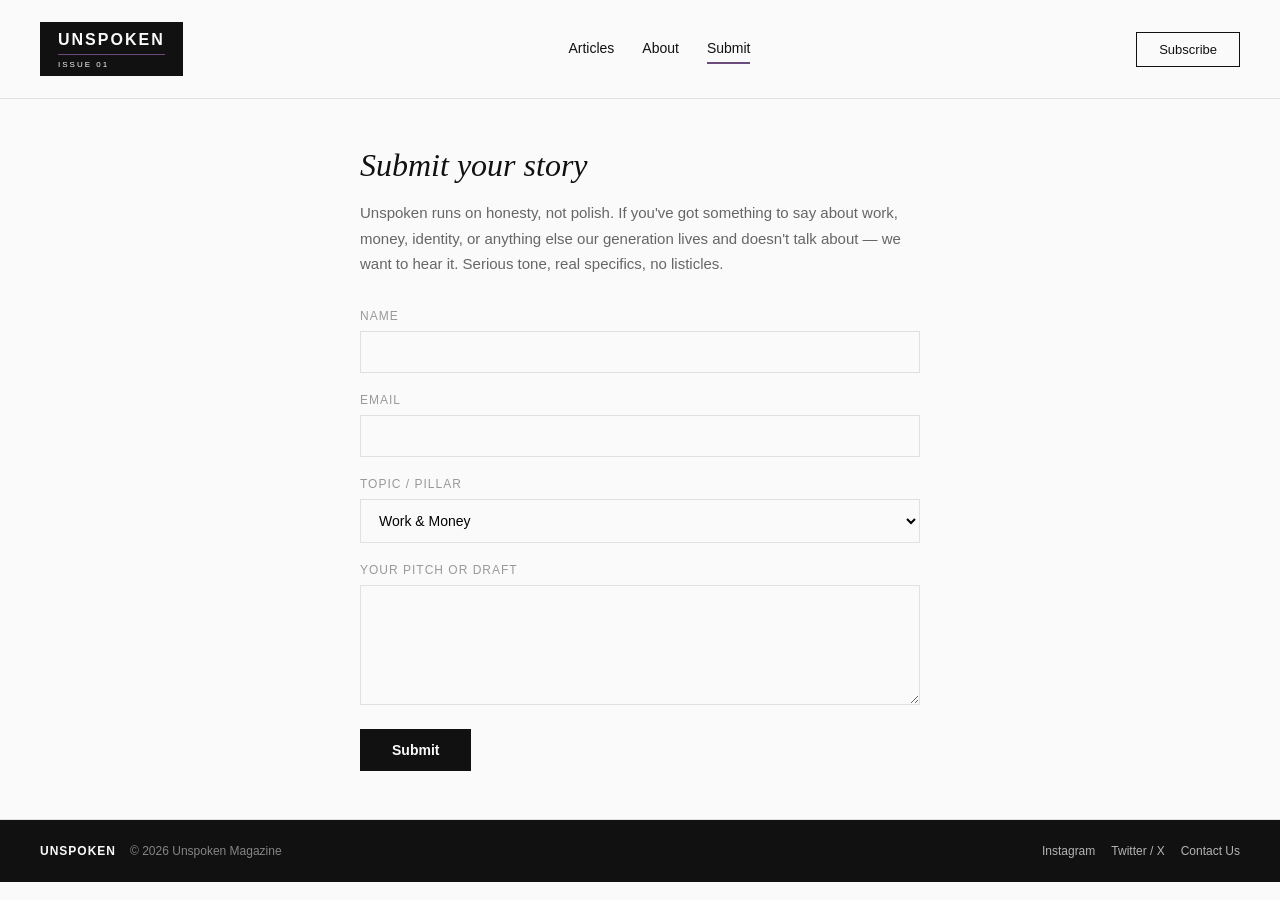
<file: submit.html>
<!DOCTYPE html>
<html lang="en">
<head>
<meta charset="UTF-8">
<meta name="viewport" content="width=device-width, initial-scale=1.0">
<title>Submit — Unspoken</title>
<link rel="stylesheet" href="style.css">
</head>
<body>

<nav class="nav">
  <a class="logo" href="index.html" aria-label="Unspoken home">
    <p class="name">UNSPOKEN</p>
    <div class="div"></div>
    <p class="tag">ISSUE 01</p>
  </a>
  <div class="nav-links" id="navLinks">
    <a href="articles.html">Articles</a>
    <a href="about.html">About</a>
    <a href="submit.html" class="active">Submit</a>
  </div>
  <a class="subscribe-btn" href="subscribe.html">Subscribe</a>
  <button class="nav-mobile-toggle" onclick="document.getElementById('navLinks').classList.toggle('open')" aria-label="Menu">☰</button>
</nav>

<section>
  <div class="submit-wrap">
    <h1>Submit your story</h1>
    <p>Unspoken runs on honesty, not polish. If you've got something to say about work, money, identity, or anything else our generation lives and doesn't talk about — we want to hear it. Serious tone, real specifics, no listicles.</p>
    <form onsubmit="event.preventDefault();alert('Thanks — this is a demo form. Connect it to your email or a Google Form when you go live.');">
      <div class="form-group"><label for="s-name">Name</label><input id="s-name" type="text" required></div>
      <div class="form-group"><label for="s-email">Email</label><input id="s-email" type="email" required></div>
      <div class="form-group">
        <label for="s-topic">Topic / Pillar</label>
        <select id="s-topic">
          <option>Work &amp; Money</option>
          <option>Time &amp; Milestones</option>
          <option>Mind &amp; Self</option>
          <option>Being Taken Seriously</option>
          <option>Something else</option>
        </select>
      </div>
      <div class="form-group"><label for="s-pitch">Your pitch or draft</label><textarea id="s-pitch" required></textarea></div>
      <button class="submit-btn" type="submit">Submit</button>
    </form>
  </div>
</section>

<footer class="site-footer">
  <div class="fl">
    <span class="mini-logo">UNSPOKEN</span>
    <span>© 2026 Unspoken Magazine</span>
  </div>
  <div class="social">
    <a href="#">Instagram</a>
    <a href="#">Twitter / X</a>
    <a href="contact.html">Contact Us</a>
  </div>
</footer>

</body>
</html>
</file>
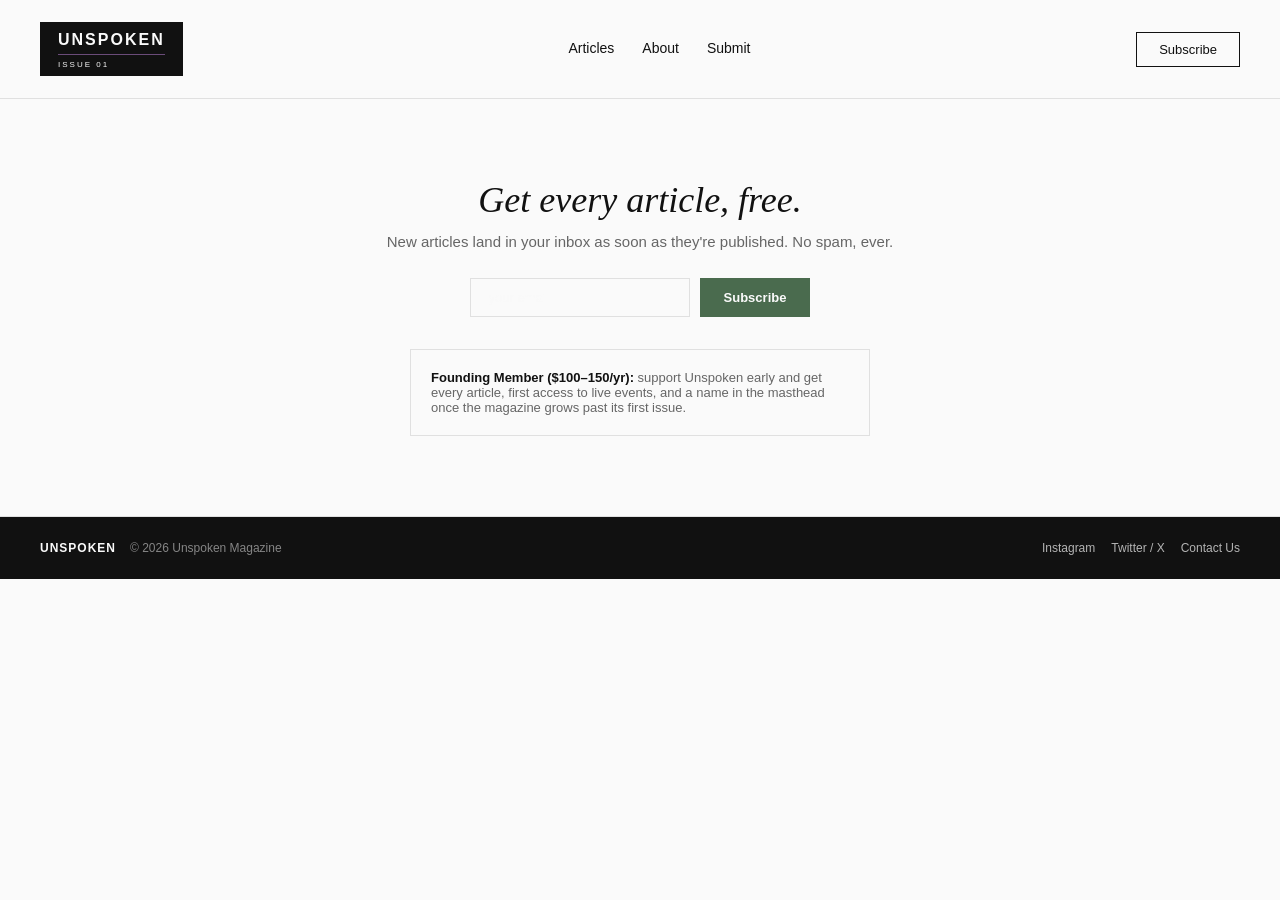
<file: subscribe.html>
<!DOCTYPE html>
<html lang="en">
<head>
<meta charset="UTF-8">
<meta name="viewport" content="width=device-width, initial-scale=1.0">
<title>Subscribe — Unspoken</title>
<link rel="stylesheet" href="style.css">
</head>
<body>

<nav class="nav">
  <a class="logo" href="index.html" aria-label="Unspoken home">
    <p class="name">UNSPOKEN</p>
    <div class="div"></div>
    <p class="tag">ISSUE 01</p>
  </a>
  <div class="nav-links" id="navLinks">
    <a href="articles.html">Articles</a>
    <a href="about.html">About</a>
    <a href="submit.html">Submit</a>
  </div>
  <a class="subscribe-btn" href="subscribe.html">Subscribe</a>
  <button class="nav-mobile-toggle" onclick="document.getElementById('navLinks').classList.toggle('open')" aria-label="Menu">☰</button>
</nav>

<section class="subscribe-page">
  <h1>Get every article, free.</h1>
  <p>New articles land in your inbox as soon as they're published. No spam, ever.</p>
  <form class="sub-form" onsubmit="return subscribeUser(event, this)" style="justify-content:center;">
    <input type="email" name="email" placeholder="your email" required style="border-color:var(--line);color:var(--black);">
    <button type="submit">Subscribe</button>
  </form>
  <div class="founding-note">
    <strong>Founding Member ($100–150/yr):</strong> support Unspoken early and get every article, first access to live events, and a name in the masthead once the magazine grows past its first issue.
  </div>
</section>

<footer class="site-footer">
  <div class="fl">
    <span class="mini-logo">UNSPOKEN</span>
    <span>© 2026 Unspoken Magazine</span>
  </div>
  <div class="social">
    <a href="#">Instagram</a>
    <a href="#">Twitter / X</a>
    <a href="contact.html">Contact Us</a>
  </div>
</footer>

<script src="subscribe.js"></script>
</body>
</html>
</file>
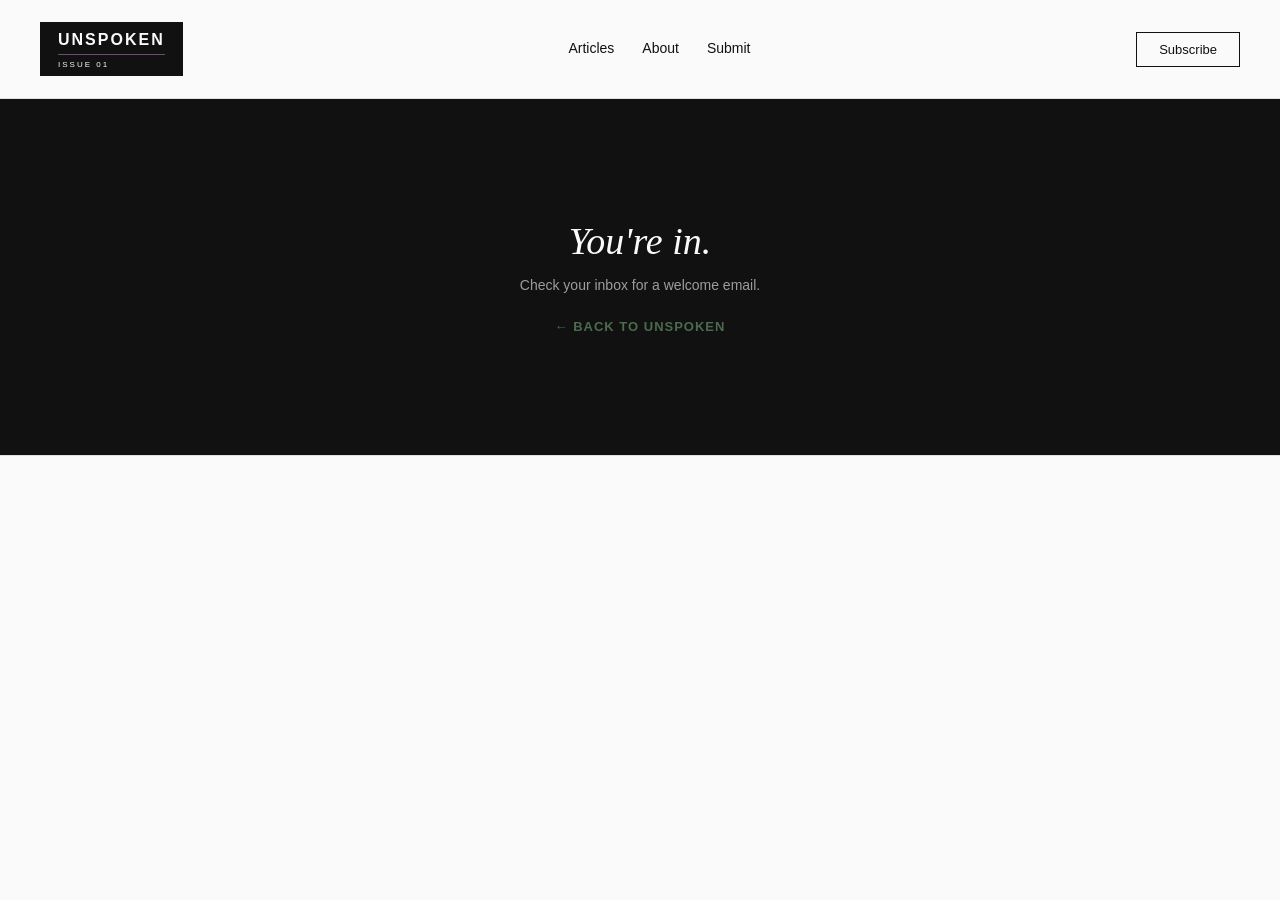
<file: thankyou.html>
<!DOCTYPE html>
<html lang="en">
<head>
<meta charset="UTF-8">
<meta name="viewport" content="width=device-width, initial-scale=1.0">
<title>You're in — Unspoken</title>
<link rel="stylesheet" href="style.css">
</head>
<body>

<nav class="nav">
  <a class="logo" href="index.html" aria-label="Unspoken home">
    <p class="name">UNSPOKEN</p>
    <div class="div"></div>
    <p class="tag">ISSUE 01</p>
  </a>
  <div class="nav-links" id="navLinks">
    <a href="articles.html">Articles</a>
    <a href="about.html">About</a>
    <a href="submit.html">Submit</a>
  </div>
  <a class="subscribe-btn" href="subscribe.html">Subscribe</a>
  <button class="nav-mobile-toggle" onclick="document.getElementById('navLinks').classList.toggle('open')" aria-label="Menu">☰</button>
</nav>

<section class="thankyou">
  <h1>You're in.</h1>
  <p>Check your inbox for a welcome email.</p>
  <a href="index.html">← Back to Unspoken</a>
</section>

</body>
</html>
</file>
<file: style.css>
:root{
  --black:#111111;
  --white:#FAFAFA;
  --purple:#6B4C7A;
  --green:#4A6B4E;
  --grey:#666666;
  --line:#E0E0E0;
  --serif: Georgia, 'Times New Roman', serif;
  --sans: -apple-system, BlinkMacSystemFont, 'Segoe UI', Helvetica, Arial, sans-serif;
  --cond: 'Arial Narrow', Arial, sans-serif;
}
*{box-sizing:border-box;}
html,body{margin:0;padding:0;background:var(--white);color:var(--black);font-family:var(--sans);}
a{text-decoration:none;color:inherit;}
button{font-family:var(--sans);cursor:pointer;}
:focus-visible{outline:2px solid var(--purple);outline-offset:2px;}

/* ===== NAV ===== */
.nav{
  display:flex;align-items:center;justify-content:space-between;
  padding:22px 40px;border-bottom:1px solid var(--line);
  position:sticky;top:0;background:var(--white);z-index:100;
}
.logo{display:inline-flex;flex-direction:column;background:var(--black);padding:9px 18px 7px;border:none;}
.logo .name{font-family:var(--cond);font-weight:800;letter-spacing:2px;color:var(--white);font-size:16px;margin:0;}
.logo .div{width:100%;height:1px;background:var(--purple);margin:5px 0;}
.logo .tag{font-size:8px;letter-spacing:2px;color:var(--white);margin:0;}
.nav-links{display:flex;gap:28px;font-size:14px;}
.nav-links a{padding:6px 0;border-bottom:2px solid transparent;transition:border-color .15s;}
.nav-links a.active,.nav-links a:hover{border-color:var(--purple);}
.subscribe-btn{font-size:13px;border:1px solid var(--black);background:transparent;color:var(--black);padding:9px 22px;transition:.15s;display:inline-block;}
.subscribe-btn:hover{background:var(--black);color:var(--white);}
.nav-mobile-toggle{display:none;background:none;border:none;font-size:22px;}

@media (max-width:720px){
  .nav-links{display:none;}
  .nav-mobile-toggle{display:block;}
  .nav-links.open{
    display:flex;flex-direction:column;position:absolute;top:70px;left:0;right:0;
    background:var(--white);padding:20px 40px;border-bottom:1px solid var(--line);gap:16px;
  }
}

/* ===== SECTIONS ===== */
section{padding:48px 40px;border-bottom:1px solid var(--line);}
.section-label{font-size:11px;letter-spacing:2px;color:#999;text-transform:uppercase;margin:0 0 20px;}

/* HERO */
.hero{text-align:center;}
.hero-inner{max-width:600px;margin:0 auto;}
.eyebrow{font-size:11px;letter-spacing:4px;color:var(--green);text-transform:uppercase;margin:0 0 16px;}
.hero h1{font-family:var(--serif);font-style:italic;font-size:clamp(28px,5vw,42px);font-weight:400;margin:0 0 16px;line-height:1.3;}
.hero p{font-size:15px;color:var(--grey);margin:0;}

/* FEATURED */
.featured-grid{display:grid;grid-template-columns:1.15fr 1fr;gap:32px;align-items:center;}
@media (max-width:800px){.featured-grid{grid-template-columns:1fr;}}
.cat-tag{font-size:10px;letter-spacing:2px;text-transform:uppercase;margin:0 0 10px;font-weight:600;}
.cat-purple{color:var(--purple);}
.cat-green{color:var(--green);}
.cat-grey{color:#999;}
.featured-title{font-family:var(--serif);font-style:italic;font-size:clamp(22px,3vw,30px);margin:0 0 12px;line-height:1.3;}
.featured-desc{font-size:14px;color:var(--grey);line-height:1.6;margin:0 0 16px;}
.read-now{font-size:11px;letter-spacing:2px;font-weight:700;color:var(--green);text-transform:uppercase;}
.quote-box{background:var(--black);aspect-ratio:4/3;display:flex;align-items:center;justify-content:center;padding:32px;}
.quote-box p{font-family:var(--serif);font-style:italic;color:var(--white);text-align:center;font-size:18px;line-height:1.5;margin:0;}

/* ARTICLE GRID */
.article-grid{display:grid;grid-template-columns:repeat(3,1fr);gap:24px;}
@media (max-width:800px){.article-grid{grid-template-columns:1fr;}}
.article-card{cursor:pointer;}
.article-block{aspect-ratio:4/3;margin-bottom:12px;}
.article-card .cat-tag{margin-bottom:6px;}
.article-card-title{font-family:var(--serif);font-style:italic;font-size:16px;margin:0 0 4px;}
.article-date{font-size:11px;color:#999;}

/* FILTER TABS */
.filter-tabs{display:flex;gap:24px;margin-bottom:32px;flex-wrap:wrap;}
.filter-tab{font-size:13px;padding-bottom:8px;border-bottom:2px solid transparent;color:var(--grey);background:none;border-top:none;border-left:none;border-right:none;}
.filter-tab.active{color:var(--black);border-bottom-color:var(--purple);font-weight:600;}

/* SUBSCRIBE FOOTER BLOCK */
.subscribe-block{background:var(--black);text-align:center;border-bottom:none;}
.subscribe-block h2{font-family:var(--serif);font-style:italic;color:var(--white);font-size:24px;margin:0 0 10px;font-weight:400;}
.subscribe-block .sub{font-size:13px;color:rgba(250,250,250,.6);margin:0 0 22px;}
.sub-form{display:inline-flex;gap:10px;flex-wrap:wrap;justify-content:center;}
.sub-form input{border:1px solid rgba(250,250,250,.3);background:transparent;padding:11px 18px;font-size:13px;color:var(--white);width:220px;}
.sub-form input::placeholder{color:rgba(250,250,250,.5);}
.sub-form button{background:var(--green);border:none;padding:11px 24px;font-size:13px;color:var(--white);font-weight:700;}

/* ARTICLE PAGE */
.article-page-header{max-width:700px;margin:0 auto;text-align:left;}
.article-page-title{font-family:var(--serif);font-style:italic;font-size:clamp(28px,4vw,38px);margin:12px 0;line-height:1.3;}
.byline{font-size:13px;color:#999;margin:0 0 24px;}
.article-body{max-width:700px;margin:0 auto;font-size:17px;line-height:1.8;}
.article-body p{margin:0 0 24px;}
.pull-quote{font-family:var(--serif);font-style:italic;font-size:22px;text-align:center;margin:40px auto;max-width:520px;line-height:1.5;}
.related-block{background:var(--black);}
.related-block .section-label{color:rgba(250,250,250,.5);}
.related-grid{display:grid;grid-template-columns:repeat(3,1fr);gap:20px;}
@media (max-width:800px){.related-grid{grid-template-columns:1fr;}}
.related-card .article-block{aspect-ratio:4/3;}
.related-card p{color:var(--white);font-family:var(--serif);font-style:italic;font-size:14px;margin:8px 0 0;}

/* ABOUT */
.about-wrap{max-width:650px;margin:0 auto;}
.about-wrap h1{font-family:var(--serif);font-style:italic;font-size:34px;margin:0 0 24px;font-weight:400;}
.about-wrap p{font-size:16px;line-height:1.8;color:#333;margin:0 0 20px;}
.pillars-grid{display:grid;grid-template-columns:1fr 1fr;gap:20px;margin-top:16px;}
@media (max-width:600px){.pillars-grid{grid-template-columns:1fr;}}
.pillar-card{padding:20px;border-left:4px solid var(--purple);background:#fff;}
.pillar-card h3{font-family:var(--serif);font-style:italic;font-size:17px;margin:0 0 8px;font-weight:400;}
.pillar-card p{font-size:13px;color:var(--grey);margin:0;line-height:1.5;}

/* SUBMIT */
.submit-wrap{max-width:560px;margin:0 auto;}
.submit-wrap h1{font-family:var(--serif);font-style:italic;font-size:32px;margin:0 0 16px;font-weight:400;}
.submit-wrap > p{font-size:15px;color:var(--grey);line-height:1.7;margin:0 0 32px;}
.form-group{margin-bottom:20px;}
.form-group label{display:block;font-size:12px;letter-spacing:1px;text-transform:uppercase;color:#999;margin-bottom:8px;}
.form-group input,.form-group select,.form-group textarea{
  width:100%;padding:12px 14px;border:1px solid var(--line);font-size:14px;font-family:var(--sans);background:var(--white);
}
.form-group textarea{min-height:120px;resize:vertical;}
.submit-btn{background:var(--black);color:var(--white);border:none;padding:13px 32px;font-size:14px;font-weight:600;}
.submit-btn:hover{background:var(--purple);}

/* SUBSCRIBE PAGE */
.subscribe-page{text-align:center;padding:80px 40px;}
.subscribe-page h1{font-family:var(--serif);font-style:italic;font-size:36px;margin:0 0 12px;font-weight:400;}
.subscribe-page p{color:var(--grey);font-size:15px;margin:0 0 28px;}
.founding-note{max-width:460px;margin:32px auto 0;padding:20px;border:1px solid var(--line);font-size:13px;color:var(--grey);text-align:left;}
.founding-note strong{color:var(--black);}

/* THANK YOU */
.thankyou{background:var(--black);text-align:center;padding:120px 40px;}
.thankyou h1{font-family:var(--serif);font-style:italic;color:var(--white);font-size:38px;margin:0 0 14px;font-weight:400;}
.thankyou p{color:rgba(250,250,250,.6);font-size:14px;margin:0 0 24px;}
.thankyou a{font-size:13px;letter-spacing:1px;color:var(--green);font-weight:700;text-transform:uppercase;}

/* SITE FOOTER */
.site-footer{background:var(--black);padding:24px 40px;display:flex;align-items:center;justify-content:space-between;flex-wrap:wrap;gap:12px;border-bottom:none;}
.site-footer .fl{display:flex;align-items:center;gap:14px;}
.site-footer .mini-logo{font-family:var(--cond);font-weight:800;color:var(--white);font-size:12px;letter-spacing:1px;}
.site-footer span{font-size:12px;color:rgba(250,250,250,.5);}
.site-footer .social{display:flex;gap:16px;}
.site-footer .social a{font-size:12px;color:rgba(250,250,250,.7);}
.site-footer .social a:hover{color:var(--white);}

/* ARTICLE PICTURES */
.article-block img,.related-card .article-block img{width:100%;height:100%;object-fit:cover;display:block;}
.featured-img{display:block;aspect-ratio:4/3;overflow:hidden;}
.featured-img img{width:100%;height:100%;object-fit:cover;display:block;}
.article-hero{max-width:700px;margin:0 auto 36px;}
.article-hero img{width:100%;display:block;aspect-ratio:4/3;object-fit:cover;}

/* FEATURED QUOTE BOX COLORS + SMALL BITS */
.quote-box.green{background:var(--green);}
.quote-box.purple{background:var(--purple);}
.featured-by{font-size:13px;color:#999;margin:0 0 14px;}
.empty-note{color:var(--grey);font-size:14px;}
</file>
